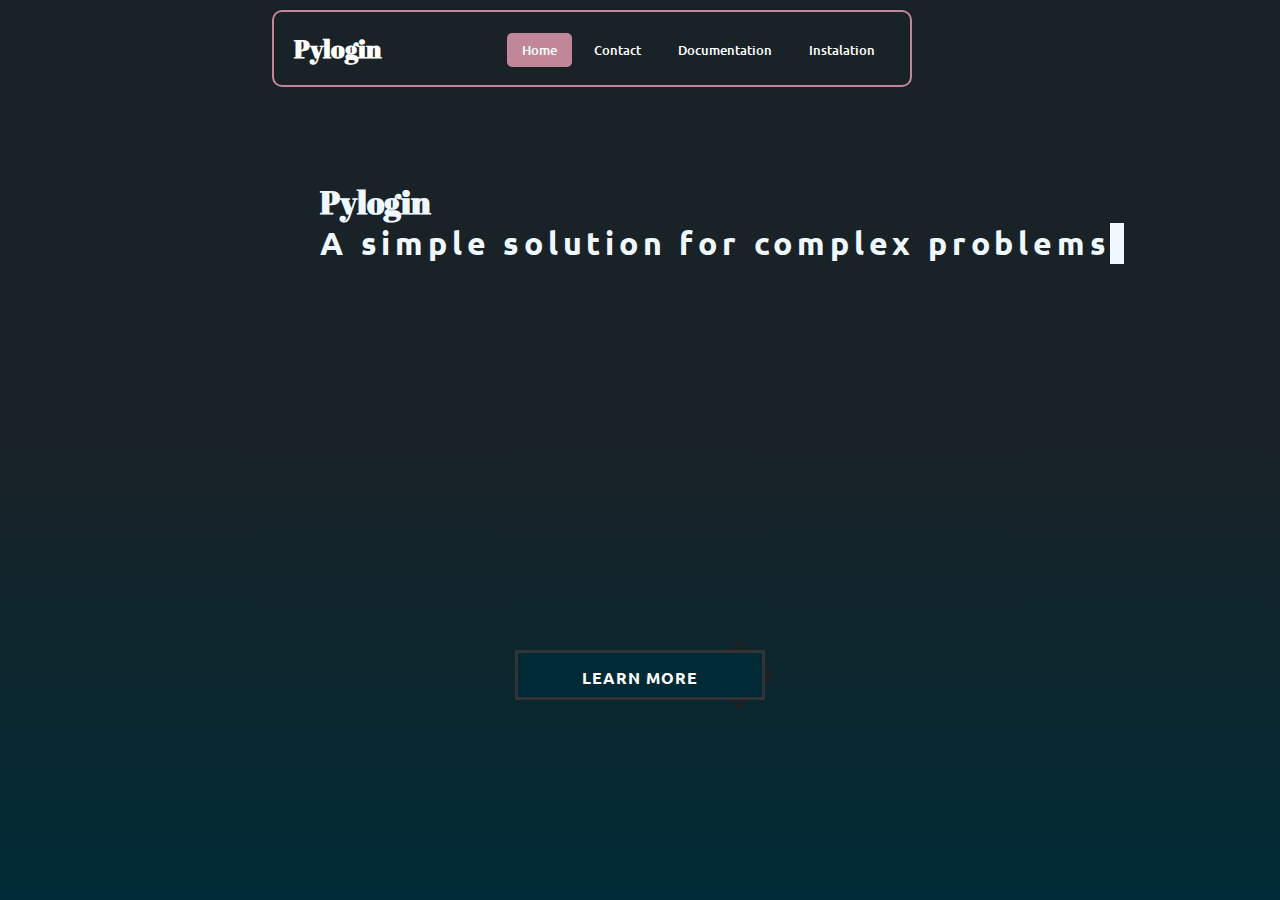
<file: index.html>
<!DOCTYPE html>
<html lang="en">

<head>
    <meta charset="UTF-8">
    <meta http-equiv="X-UA-Compatible" content="IE=edge">
    <meta name="viewport" content="width=device-width, initial-scale=1.0">
    <title>Pylogin | Home</title>
    <link rel="stylesheet" href="css/style.css">
    <link href="https://fonts.googleapis.com/css?family=Lato" rel="stylesheet">
</head>

<body>
    <nav>
        <div class="menu">
            <div class="logo">
                <a href="index.html">Pylogin</a>            </div>

            <ul>
                <li><a href="index.html" class="home">Home</li></a>
                    <li><a href="contact.html" class="con">Contact</li></a>
                        <li><a href="documentation/index-3.html" class="doc">Documentation</li></a>
                            <li><a href="documentation/index-3.html" class="in">Instalation</li></a>

            </ul>

        </div>
    </nav>
    <div class="img"></div>
    <div class="center">
    <h1 class="c-title">Pylogin</h1>    <div class="typewriter"><h1>A simple solution for complex problems</h1></div>
    </div>

    <div class="split right">
        <div class="centered">
        <div class="wrapper">
        <div class="link_wrapper">
            <a class="a" href="documentation/index-3.html">Learn more</a>
            <div class="icon">
            <svg xmlns="http://www.w3.org/2000/svg" viewBox="0 0 268.832 268.832">
                <path d="M265.17 125.577l-80-80c-4.88-4.88-12.796-4.88-17.677 0-4.882 4.882-4.882 12.796 0 17.678l58.66 58.66H12.5c-6.903 0-12.5 5.598-12.5 12.5 0 6.903 5.597 12.5 12.5 12.5h213.654l-58.66 58.662c-4.88 4.882-4.88 12.796 0 17.678 2.44 2.44 5.64 3.66 8.84 3.66s6.398-1.22 8.84-3.66l79.997-80c4.883-4.882 4.883-12.796 0-17.678z"/>
            </svg>
            </div>
        </div>
        
        </div>


        </div>
    </div>
</body>

</html>
</file>
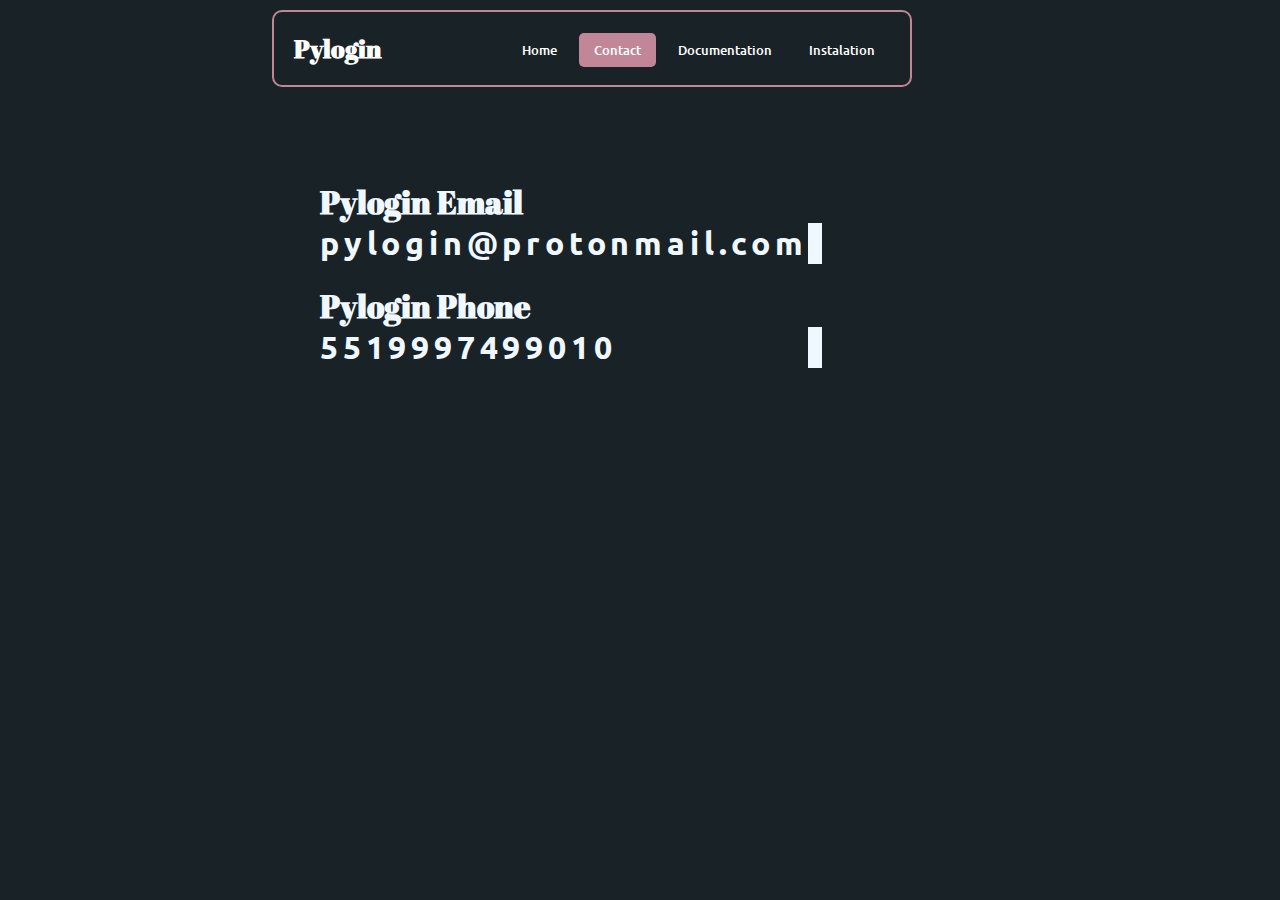
<file: contact.html>
<!DOCTYPE html>
<html lang="en">

<head>
    <meta charset="UTF-8">
    <meta http-equiv="X-UA-Compatible" content="IE=edge">
    <meta name="viewport" content="width=device-width, initial-scale=1.0">
    <title>Pylogin | Home</title>
    <link rel="stylesheet" href="css/contact.css">
    <link href="https://fonts.googleapis.com/css?family=Lato" rel="stylesheet">
</head>

<body>
    <nav>
        <div class="menu">
            <div class="logo">
                <a href="index.html">Pylogin</a>            </div>

            <ul>
                <li><a href="index.html" class="home">Home</li></a>
                    <li><a href="contact.html" class="con">Contact</li></a>
                        <li><a href="documentation/index-3.html" class="doc">Documentation</li></a>
                            <li><a href="documentation/index-3.html" class="in">Instalation</li></a>

            </ul>

        </div>
    </nav>
    <div class="img"></div>
    <div class="center">
    <h1 class="c-title">Pylogin Email</h1>    <div class="typewriter"><h1>pylogin@protonmail.com</h1></div><br>
    <h1 class="c-title">Pylogin Phone</h1>    <div class="typewriter"><h1>5519997499010 </h1></div>
    </div>
</body>

</html>
</file>
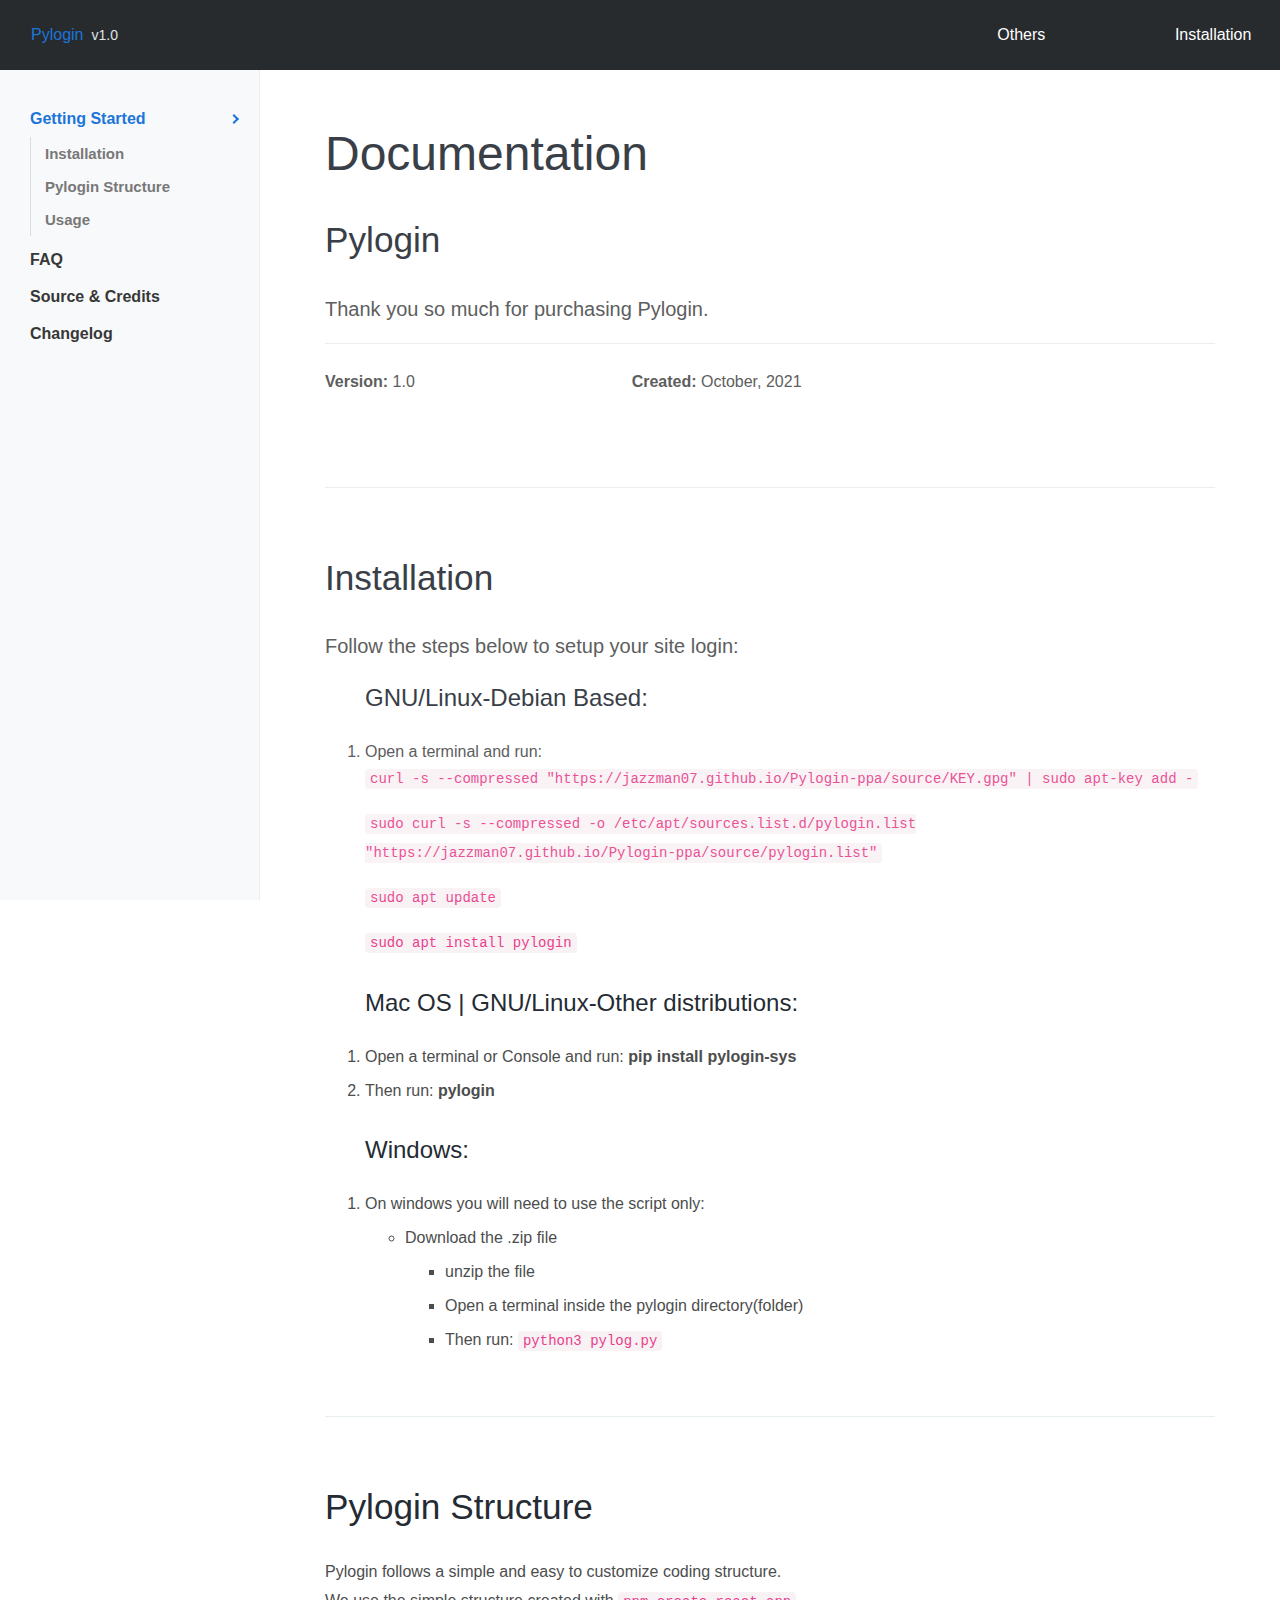
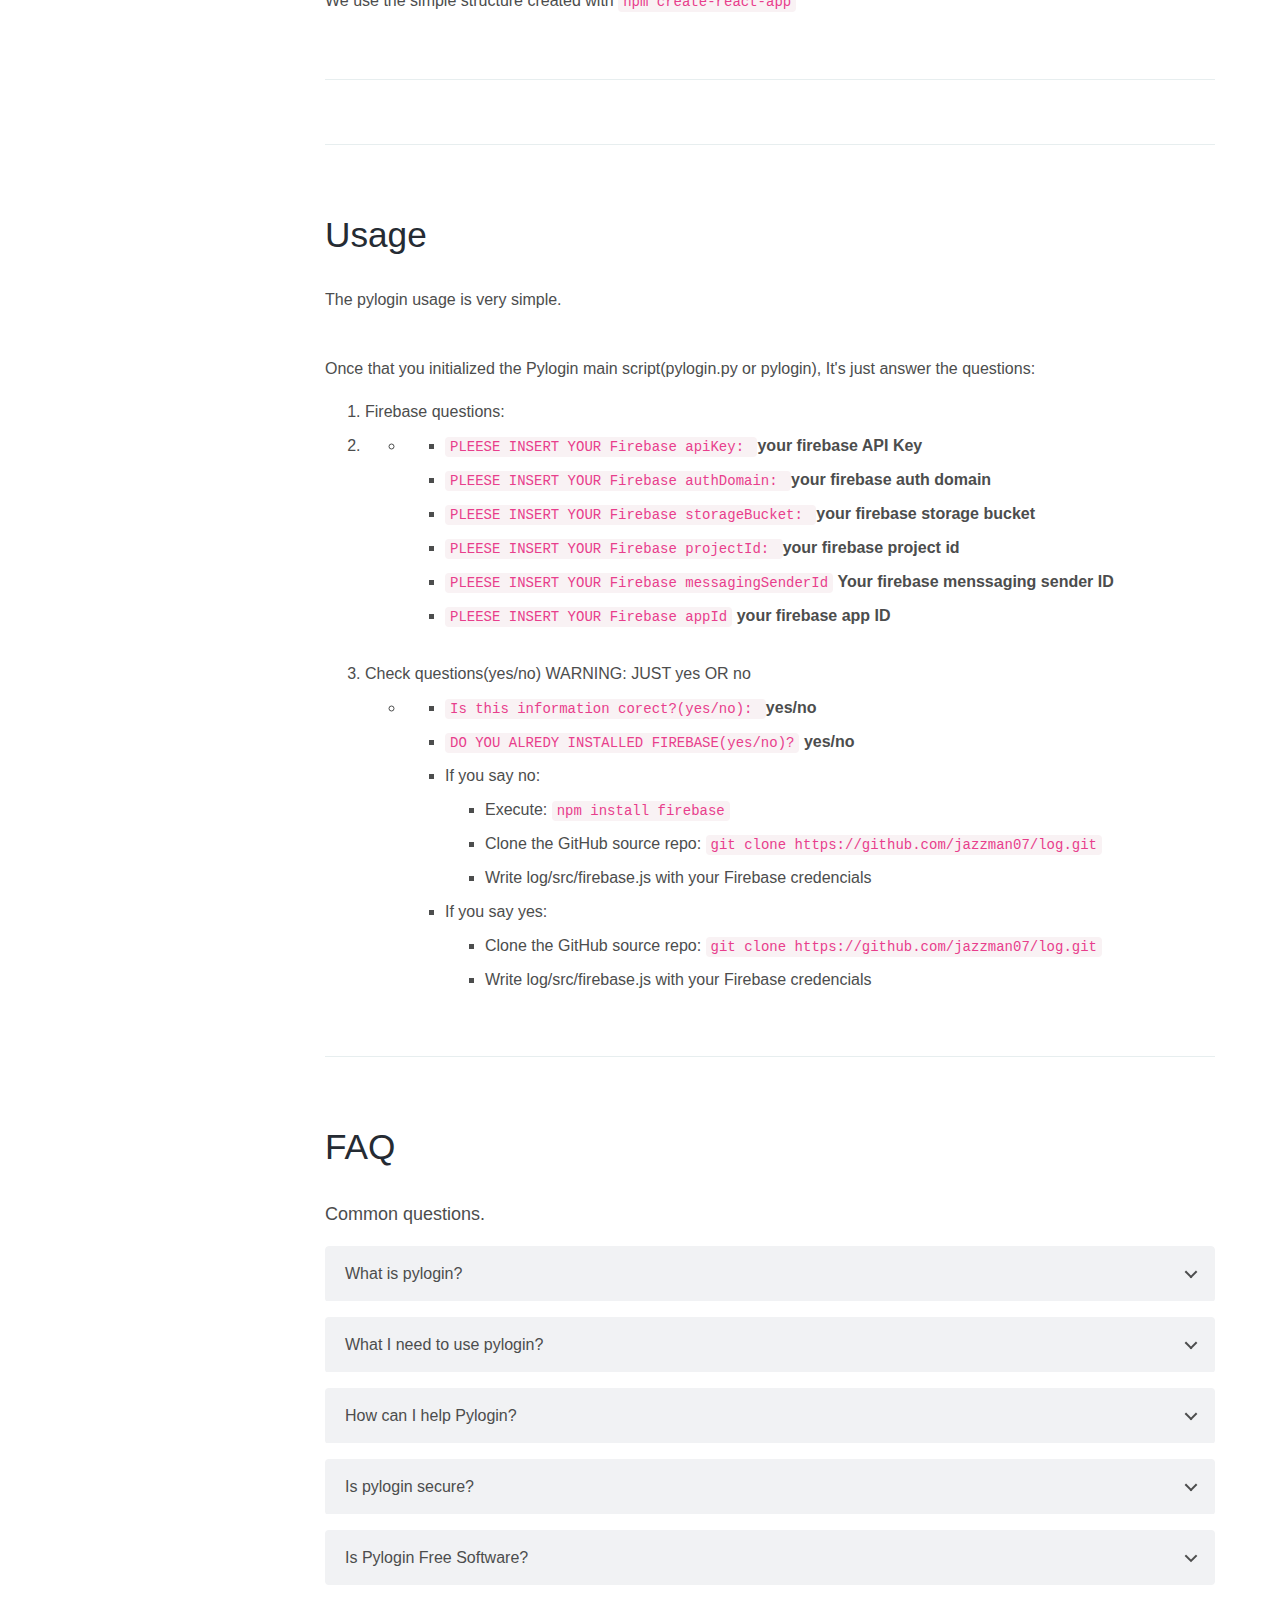
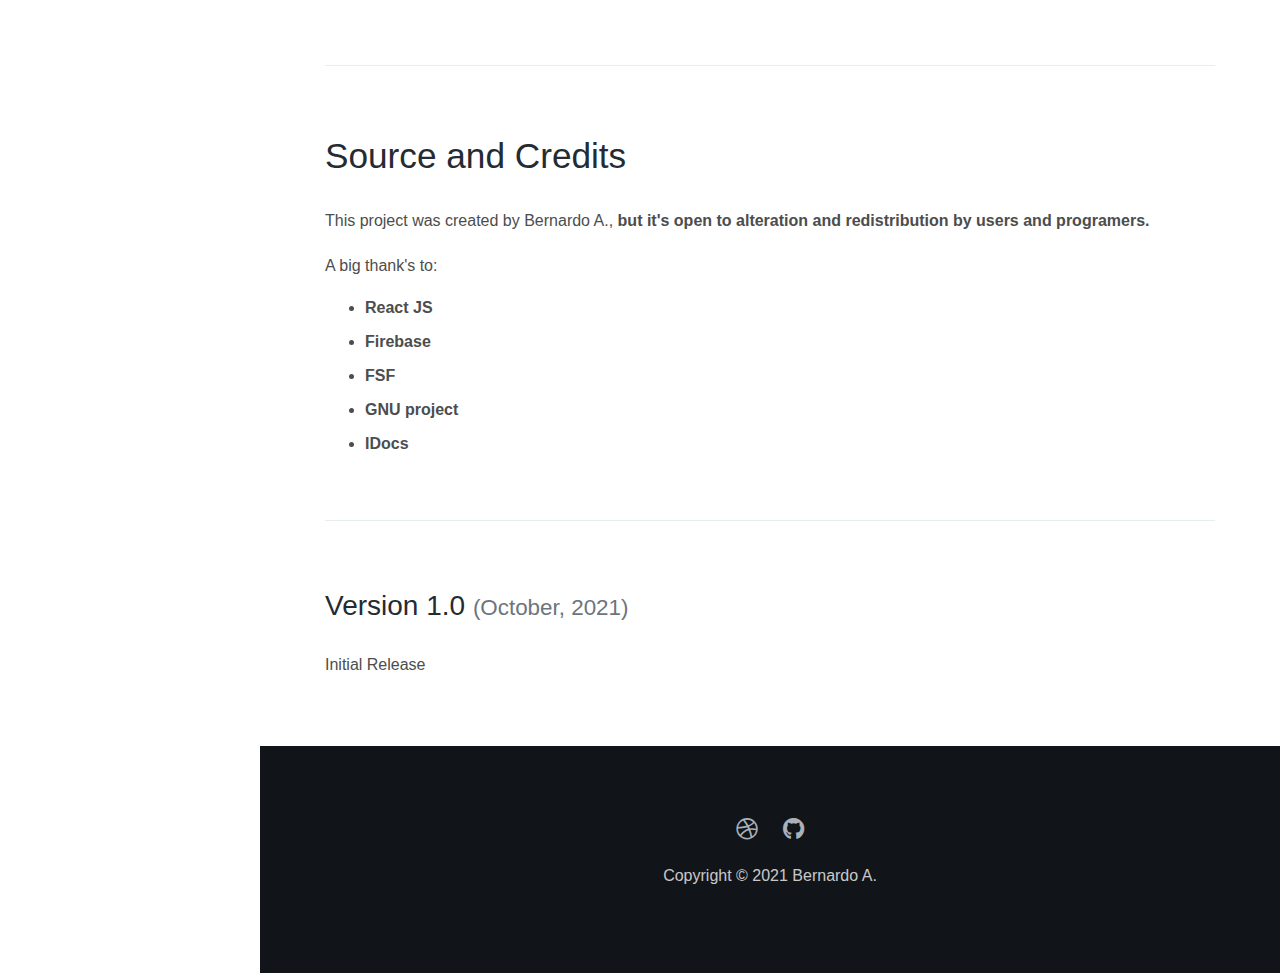
<file: documentation/index-3.html>
<!DOCTYPE html>
<html lang="en">

<head>
    <meta charset="UTF-8" />
    <meta http-equiv="X-UA-Compatible" content="IE=edge">
    <meta name="viewport" content="width=device-width, initial-scale=1, minimum-scale=1.0, shrink-to-fit=no">
    <link href="assets/images/favicon.png" rel="icon" />
    <title>Pylogin | Home</title>
    <meta name="description" content="Your ThemeForest item Name and description">
    <meta name="author" content="harnishdesign.net">

    <!-- Stylesheet
============================== -->
    <!-- Bootstrap -->
    <link rel="stylesheet" type="text/css" href="assets/vendor/bootstrap/css/bootstrap.min.css" />
    <!-- Font Awesome Icon -->
    <link rel="stylesheet" type="text/css" href="assets/vendor/font-awesome/css/all.min.css" />
    <!-- Magnific Popup -->
    <link rel="stylesheet" type="text/css" href="assets/vendor/magnific-popup/magnific-popup.min.css" />
    <!-- Highlight Syntax -->
    <link rel="stylesheet" type="text/css" href="assets/vendor/highlight.js/styles/github.css" />
    <!-- Custom Stylesheet -->
    <link rel="stylesheet" type="text/css" href="assets/css/stylesheet.css" />
</head>

<body data-spy="scroll" data-target=".idocs-navigation" data-offset="125">

    <!-- Preloader -->
    <div class="preloader">
        <div class="lds-ellipsis">
            <div></div>
            <div></div>
            <div></div>
            <div></div>
        </div>
    </div>
    <!-- Preloader End -->

    <!-- Document Wrapper   
=============================== -->
    <div id="main-wrapper">

        <!-- Header
  ============================ -->
        <header id="header" class="sticky-top">
            <!-- Navbar -->
            <nav class="primary-menu navbar navbar-expand-lg bg-dark navbar-text-light navbar-dropdown-dark border-0">
                <div class="container-fluid">
                    <!-- Sidebar Toggler -->
                    <button id="sidebarCollapse" class="navbar-toggler d-block d-md-none" type="button"><span></span><span class="w-75"></span><span class="w-50"></span></button>

                    <!-- Logo -->
                    <a class="logo ml-md-3" href="../index.html" title="Pylogin"> Pylogin </a>
                    <span class="text-2 text-light ml-2">v1.0</span>
                    <!-- Logo End -->

                    <!-- Navbar Toggler -->
                    <button class="navbar-toggler ml-auto" type="button" data-toggle="collapse" data-target="#header-nav"></button>

                    <div id="header-nav" class="collapse navbar-collapse justify-content-end">
                        <ul class="navbar-nav">
                            <li class="dropdown"> <a class="dropdown-toggle" href="#">Others</a>
                                <ul class="dropdown-menu">
                                    <li class="dropdown"><a class="dropdown-item dropdown-toggle" href="#">Contact</a>
                                        <ul class="dropdown-menu">
                                            <li><a class="dropdown-item" href="#">pylogin@protonmail.com</a></li>
                                        </ul>
                                    </li>
                                    <li><a class="dropdown-item" href="../index.html">Site</a>
                                        <li><a class="dropdown-item" href="https://github.com/jazzman07/pylogin">GitHub</li>
                                </ul>
                                </li>
                                <li><a target="_blank" href="#idocs_installation">Installation</a></li>
                                </ul>
                    </div>
                </div>
            </nav>
            <!-- Navbar End -->
        </header>
        <!-- Header End -->

        <!-- Content
  ============================ -->
        <div id="content" role="main">

            <!-- Sidebar Navigation
	============================ -->
            <div class="idocs-navigation bg-light">
                <ul class="nav flex-column ">
                    <li class="nav-item"><a class="nav-link active" href="#idocs_start">Getting Started</a>
                        <ul class="nav flex-column">
                            <li class="nav-item"><a class="nav-link" href="#idocs_installation">Installation</a></li>
                            <li class="nav-item"><a class="nav-link" href="#idocs_html_structure">Pylogin Structure</a></li>
                            <li class="nav-item"><a class="nav-link" href="#idocs_theme_customization">Usage</a></li>
                        </ul>
                    </li>
                    <ul class="nav flex-column">
                        <li class="nav-item"><a class="nav-link" href="#idocs_accordion">Accordion</a></li>
                        <li class="nav-item"><a class="nav-link" href="#idocs_tabs">Tabs</a></li>
                        <li class="nav-item"><a class="nav-link" href="#idocs_social_icon">Social Icon</a></li>
                        <li class="nav-item"><a class="nav-link" href="#idocs_helper_classes">Helper Classes</a></li>
                    </ul>
                    </li>
                    <li class="nav-item"><a class="nav-link" href="#idocs_faq">FAQ</a></li>
                    <li class="nav-item"><a class="nav-link" href="#idocs_source_credits">Source & Credits</a></li>
                    <li class="nav-item"><a class="nav-link" href="#idocs_changelog">Changelog</a>
                        <ul class="nav flex-column">
                            <li class="nav-item"><a class="nav-link" href="#v1-0">v1.0</a></li>
                        </ul>
                    </li>
                </ul>
            </div>

            <!-- Docs Content
	============================ -->
            <div class="idocs-content">
                <div class="container">

                    <!-- Getting Started
		============================ -->
                    <section id="idocs_start">
                        <h1>Documentation</h1>
                        <h2>Pylogin</h2>
                        <p class="lead">Thank you so much for purchasing Pylogin.</p>
                        <hr>
                        <div class="row">
                            <div class="col-sm-6 col-lg-4">
                                <ul class="list-unstyled">
                                    <li><strong>Version:</strong> 1.0</li>
                                </ul>
                            </div>
                            <div class="col-sm-6 col-lg-4">
                                <ul class="list-unstyled">
                                    <li><strong class="font-weight-700">Created:</strong> October, 2021</li>
                                </ul>
                            </div>
                        </div>
                    </section>

                    <hr class="divider">

                    <!-- Installation
		============================ -->
                    <section id="idocs_installation">
                        <h2>Installation</h2>
                        <p class="lead">Follow the steps below to setup your site login:</p>
			 
			<ol>
			    <h4>GNU/Linux-Debian Based:</h4>
                            <li>Open a terminal and run:
			    <p><code>curl -s --compressed "https://jazzman07.github.io/Pylogin-ppa/source/KEY.gpg" | sudo apt-key add -</code></p>
		            <p><code>sudo curl -s --compressed -o /etc/apt/sources.list.d/pylogin.list "https://jazzman07.github.io/Pylogin-ppa/source/pylogin.list"</code></p>
			    <p><code>sudo apt update</code></p>
			    <p><code>sudo apt install pylogin</code></p></li>
			 </ol>
			    
                        <ol>
			    <h4>Mac OS | GNU/Linux-Other distributions:</h4>
                            <li>Open a terminal or Console and run: <strong>pip install pylogin-sys</strong></li>
                            </li>
                            <li>Then run: <strong>pylogin</strong></li>
                        </ol>
			
			<ol>
			    <h4>Windows:</h4>
			        <li>On windows you will need to use the script only:
                                <ul>
                                    <li>Download the .zip file
                                        <ul>
                                            <li>unzip the file</li>
                                            <li>Open a terminal inside the pylogin directory(folder)</li>
                                            <li>Then run: <code>python3 pylog.py</code></li>
                                        </ul>
                                    </li>
			</ol>
			

                    </section>

                    <hr class="divider">

                    <!-- HTML Structure
		============================ -->
                    <section id="idocs_html_structure">
                        <h2>Pylogin Structure</h2>
                        <p>Pylogin follows a simple and easy to customize coding structure.<br> We use the simple structure created with <code>npm create-react-app</code> </p>
                    </section>

                    <hr class="divider">


                    <hr class="divider">

                    <!-- Customization
		============================ -->
                    <section id="idocs_theme_customization">
                        <h2>Usage</h2>
                        <p>The pylogin usage is very simple.</p>
                        <br>
                        <p>Once that you initialized the Pylogin main script(pylogin.py or pylogin), It's just answer the questions: </p>

                        <ol>
                            <li>Firebase questions: </li>
                            <li>
                                <ul>
                                    <li>
                                        <ul>
                                            <li><code>PLEESE INSERT YOUR Firebase apiKey: </code> <strong>your firebase API Key</strong></li>
                                            <li><code>PLEESE INSERT YOUR Firebase authDomain: </code> <strong>your firebase auth domain</strong></li>
                                            <li><code>PLEESE INSERT YOUR Firebase storageBucket: </code> <strong>your firebase storage bucket</strong></li>
                                            <li><code>PLEESE INSERT YOUR Firebase projectId: </code> <strong>your firebase project id</strong></li>
                                            <li><code>PLEESE INSERT YOUR Firebase messagingSenderId</code> <strong>Your firebase menssaging sender ID</strong></li>
                                            <li><code>PLEESE INSERT YOUR Firebase appId</code> <strong>your firebase app ID</strong></li>
                                        </ul>
                                    </li>
                                </ul>
                                <br>
                                <li>Check questions(yes/no) WARNING: JUST yes OR no</li>
                                <ul>
                                    <li>
                                        <ul>
                                            <li><code>Is this information corect?(yes/no): </code> <strong> yes/no</strong></li>
                                            <li><code>DO YOU ALREDY INSTALLED FIREBASE(yes/no)?</code> <strong>yes/no</strong></li>
                                            <li>If you say no:</li>
                                            <ul>
                                                <li>Execute: <code>npm install firebase</code></li>
                                                <li>Clone the GitHub source repo: <code>git clone https://github.com/jazzman07/log.git</code></li>
                                                <li>Write log/src/firebase.js with your Firebase credencials</li>
                                            </ul>

                                            <li>If you say yes:</li>
                                            <ul>
                                                <li>Clone the GitHub source repo: <code>git clone https://github.com/jazzman07/log.git</code></li>
                                                <li>Write log/src/firebase.js with your Firebase credencials</li>
                                            </ul>
                                        </ul>


                                    </li>


                                </ul>
                        </ol>


                    </section>

                    <hr class="divider">



                    <!-- FAQ
		============================ -->
                    <section id="idocs_faq">
                        <h2>FAQ</h2>
                        <p class="text-4">Common questions.</p>

                        <div class="row">
                            <div class="col-lg-12">
                                <div class="accordion accordion-alterate arrow-right" id="popularTopics">
                                    <div class="card">
                                        <div class="card-header" id="heading1">
                                            <h5 class="mb-0"> <a href="#" class="collapsed" data-toggle="collapse" data-target="#collapse1" aria-expanded="false" aria-controls="collapse1">What is pylogin?</a> </h5>
                                        </div>
                                        <div id="collapse1" class="collapse" aria-labelledby="heading1" data-parent="#popularTopics">
                                            <div class="card-body"> Pylogin is the universal login system, made to be simple and easy.</div>
                                        </div>
                                    </div>
                                    <div class="card">
                                        <div class="card-header" id="heading2">
                                            <h5 class="mb-0"> <a href="#" class="collapsed" data-toggle="collapse" data-target="#collapse2" aria-expanded="false" aria-controls="collapse2">What I need to use pylogin?</a> </h5>
                                        </div>
                                        <div id="collapse2" class="collapse" aria-labelledby="heading2" data-parent="#popularTopics">
                                            <div class="card-body"> To use Pylogin you just need <code>npm, pip</code> and <code>Firebase</code>. If you dont have pip or Firebase, be calm, Pylogin can install Firabese for you, and you can run Pylogin without pip.</div>
                                        </div>
                                    </div>
                                    <div class="card">
                                        <div class="card-header" id="heading3">
                                            <h5 class="mb-0"> <a href="#" class="collapsed" data-toggle="collapse" data-target="#collapse3" aria-expanded="false" aria-controls="collapse3">How can I help Pylogin?</a> </h5>
                                        </div>
                                        <div id="collapse3" class="collapse" aria-labelledby="heading3" data-parent="#popularTopics">
                                            <div class="card-body"> You can help Pylogin reporting bugs, improving the source or the initilization script, and sharing Pylogin with other people</div>
                                        </div>
                                    </div>
                                    <div class="card">
                                        <div class="card-header" id="heading4">
                                            <h5 class="mb-0"> <a href="#" class="collapsed" data-toggle="collapse" data-target="#collapse4" aria-expanded="false" aria-controls="collapse4">Is pylogin secure?</a> </h5>
                                        </div>
                                        <div id="collapse4" class="collapse" aria-labelledby="heading4" data-parent="#popularTopics">
                                            <div class="card-body"> All the safety in Pylogin is made by Firebase(a google service). <br> Know more on: https://firebase.google.com/
                                            </div>
                                        </div>
                                    </div>
                                    <div class="card">
                                        <div class="card-header" id="heading5">
                                            <h5 class="mb-0"> <a href="#" class="collapsed" data-toggle="collapse" data-target="#collapse5" aria-expanded="false" aria-controls="collapse5">Is Pylogin Free Software?</a> </h5>
                                        </div>
                                        <div id="collapse5" class="collapse" aria-labelledby="heading5" data-parent="#popularTopics">
                                            <div class="card-body">Yes! Pylogin is 100% free software, and licensed under GPLv3.</div>
                                        </div>
                                    </div>
                                </div>
                            </div>
                        </div>

                    </section>

                    <hr class="divider">

                    <!-- Source & Credits
		============================ -->
                    <section id="idocs_source_credits">
                        <h2>Source and Credits</h2>
                        <p>This project was created by Bernardo A., <strong>but it's open to alteration and redistribution by users and programers.</strong> </p>
                        <p>A big thank's to:</p>
                        <ul><strong>
                            <li>React JS</li>
                            <li>Firebase</li>
                            <li>FSF</li>
                            <li>GNU project</li>
                            <li>IDocs</li>
                        </ul></strong>
                    </section>

                    <hr class="divider">



                    <!-- Changelog
		============================ -->
		  
		    <section id="idocs_changelog">
                    	<h3 id="v1-0">Version 1.0 <small class="text-muted">(October, 2021)</small></h3>
                    	<p>Initial Release</p>
                    </section>

                </div>
            </div>

        </div>
        <!-- Content end -->

        <!-- Footer
  ============================ -->
        <footer id="footer" class="section bg-dark footer-text-light">
            <div class="container">
                <ul class="social-icons social-icons-lg social-icons-muted justify-content-center mb-3">
                    <li><a data-toggle="tooltip" href="../index.html" target="_blank" title="" data-original-title="Site"><i class="fab fa-dribbble"></i></a></li>
                    <li><a data-toggle="tooltip" href="http://www.github.com/jazzman07/pylogin" target="_blank" title="" data-original-title="GitHub"><i class="fab fa-github"></i></a></li>
                </ul>
                <p class="text-center">Copyright &copy; 2021 Bernardo A.</a>
                </p>
            </div>
        </footer>
        <!-- Footer end -->

    </div>
    <!-- Document Wrapper end -->

    <!-- Back To Top -->
    <a id="back-to-top" data-toggle="tooltip" title="Back to Top" href="javascript:void(0)"><i class="fa fa-chevron-up"></i></a>

    <!-- JavaScript
============================ -->
    <script src="assets/vendor/jquery/jquery.min.js"></script>
    <script src="assets/vendor/bootstrap/js/bootstrap.bundle.min.js"></script>
    <!-- Highlight JS -->
    <script src="assets/vendor/highlight.js/highlight.min.js"></script>
    <!-- Easing -->
    <script src="assets/vendor/jquery.easing/jquery.easing.min.js"></script>
    <!-- Magnific Popup -->
    <script src="assets/vendor/magnific-popup/jquery.magnific-popup.min.js"></script>
    <!-- Custom Script -->
    <script src="assets/js/theme.js"></script>
</body>

</html>
</file>
<file: css/style.css>
@import url('https://fonts.googleapis.com/css2?family=Montserrat:wght@200;300&family=Ubuntu&display=swap');
@import url('https://fonts.googleapis.com/css2?family=Roboto+Mono&display=swap');
@import url('https://fonts.googleapis.com/css2?family=Abril+Fatface&display=swap');

* {
    margin: 0;
    padding: 0;
    box-sizing: border-box;
    font-family: 'Ubuntu', sans-serif;
    background: #182227;
}




nav {
    margin: 10px;
    border: 2px solid #FFABC2bb;
    border-radius: 10px;
    background: #182227;
    width: 50%;
    padding: 20px 0;
    max-width: 59%;
    position: absolute;
    top: 0%;
    right: 28%;
}

nav .menu {
    max-width: 1250px;
    margin: auto;
    display: flex;
    align-items: center;
    justify-content: space-between;
    padding: 0 20px;
}

.menu .logo a {
    text-decoration: none;
    color: #fff;
    font-size: 25px;
    font-weight: 600;
    justify-content: space-between;
    font-family: 'Abril Fatface', cursive;
}

.menu ul {
    display: inline-flex;
}

.menu ul li {
    list-style: none;
    margin-left: 7px;
}

.menu ul li a {
    text-decoration: none;
    color: #fff;
    font-size: 13px;
    font-weight: 500;
    padding: 8px 15px;
    border-radius: 5px;
}

.menu ul li a:hover {
    background: #FFABC2bb;
    color: #000;
    transition: all .5s ease;
    -webkit-transition: all .5s ease;
}

.img {
    background: #182227;
    height: 100vh;
    width: 100%;
}

.center {
    position: absolute;
    top: 20%;
    left: 25%;
}

.center .c-title {
    color: aliceblue;
    font-family: 'Abril Fatface', cursive;


}

.center .typewriter {
    color: aliceblue;
}

.home {
    background: #FFABC2bb;
}







.split {
    height: 50%;
    width: 100%;
    position: fixed;
    z-index: 1;
    top: 50%;
    overflow-x: hidden;
    padding-top: 20px;
  }
  
  /* Control the left side */
  .left {
    left: 0;

  }
  
  /* Control the right side */
  .right {
    right: 0;
    background: linear-gradient(to top, #002b36 , #182227);
  }
  
  /* If you want the content centered horizontally and vertically */
  .centered {
    position: absolute;
    top: 50%;
    left: 50%;
    transform: translate(-50%, -50%);
    text-align: center;
  }


  

  .wrapper{
    position: fixed;
    top: 50%;
    left: 50%;
    transform: translate(-50%, -50%);
  }
  
  .link_wrapper{
    position: relative;
  }
  
  .a{
    display: block;
    width: 250px;
    height: 50px;
    line-height: 50px;
    font-weight: bold;
    text-decoration: none;
    background: #002b36;
    text-align: center;
    color: #fff;
    text-transform: uppercase;
    letter-spacing: 1px;
    border: 3px solid #333;
    transition: all .35s;
  }
  
  .icon{
    width: 50px;
    height: 50px;
    border: 3px solid transparent;
    position: absolute;
    transform: rotate(45deg);
    right: 0;
    top: 0;
    z-index: -1;
    transition: all .35s;
  }
  
  .icon svg{
    width: 30px;
    position: absolute;
    top: calc(50% - 15px);
    left: calc(50% - 15px);
    transform: rotate(-45deg);
    fill: #2ecc71;
    transition: all .35s;
  }
  
  .a:hover{
    width: 200px;
    border: 3px solid #2ecc71;
    background: transparent;
    color: #2ecc71;
  }
  
  .a:hover + .icon{
    border: 3px solid #2ecc71;
    right: -25%;
  }



.typewriter h1 {
    overflow: hidden; /* Ensures the content is not revealed until the animation */
    border-right: .45em solid aliceblue; /* The typwriter cursor */
    white-space: nowrap; /* Keeps the content on a single line */
    margin: 0 auto; /* Gives that scrolling effect as the typing happens */
    letter-spacing: .15em; /* Adjust as needed */
    animation: 
      typing 3.5s steps(40, end),
      blink-caret .75s step-end infinite;
  }
  
  /* The typing effect */
  @keyframes typing {
    from { width: 0 }
    to { width: 100% }
  }
  
  /* The typewriter cursor effect */
  @keyframes blink-caret {
    from, to { border-color: transparent }
    50% { border-color: aliceblue; }
  }
</file>
<file: css/contact.css>
@import url('https://fonts.googleapis.com/css2?family=Montserrat:wght@200;300&family=Ubuntu&display=swap');
@import url('https://fonts.googleapis.com/css2?family=Roboto+Mono&display=swap');
@import url('https://fonts.googleapis.com/css2?family=Abril+Fatface&display=swap');

* {
    margin: 0;
    padding: 0;
    box-sizing: border-box;
    font-family: 'Ubuntu', sans-serif;
    background: #182227;
}




nav {
    margin: 10px;
    border: 2px solid #FFABC2bb;
    border-radius: 10px;
    background: #182227;
    width: 50%;
    padding: 20px 0;
    max-width: 59%;
    position: absolute;
    top: 0%;
    right: 28%;
}

nav .menu {
    max-width: 1250px;
    margin: auto;
    display: flex;
    align-items: center;
    justify-content: space-between;
    padding: 0 20px;
}

.menu .logo a {
    text-decoration: none;
    color: #fff;
    font-size: 25px;
    font-weight: 600;
    justify-content: space-between;
    font-family: 'Abril Fatface', cursive;
}

.menu ul {
    display: inline-flex;
}

.menu ul li {
    list-style: none;
    margin-left: 7px;
}

.menu ul li a {
    text-decoration: none;
    color: #fff;
    font-size: 13px;
    font-weight: 500;
    padding: 8px 15px;
    border-radius: 5px;
}

.menu ul li a:hover {
    background: #FFABC2bb;
    color: #000;
    transition: all .5s ease;
    -webkit-transition: all .5s ease;
}

.img {
    background: #182227;
    height: 100vh;
    width: 100%;
}

.center {
    position: absolute;
    top: 20%;
    left: 25%;
}

.center .c-title {
    color: aliceblue;
    font-family: 'Abril Fatface', cursive;


}

.center .typewriter {
    color: aliceblue;
}

.con {
    background: #FFABC2bb;
}





.split {
    height: 50%;
    width: 100%;
    position: fixed;
    z-index: 1;
    top: 50%;
    overflow-x: hidden;
    padding-top: 20px;
  }
  
  /* Control the left side */
  .left {
    left: 0;

  }
  
  /* Control the right side */
  .right {
    right: 0;
    background: linear-gradient(to top, #002b36 , #182227);
  }
  
  /* If you want the content centered horizontally and vertically */
  .centered {
    position: absolute;
    top: 50%;
    left: 50%;
    transform: translate(-50%, -50%);
    text-align: center;
  }


  

  .wrapper{
    position: fixed;
    top: 50%;
    left: 50%;
    transform: translate(-50%, -50%);
  }
  
  .link_wrapper{
    position: relative;
  }
  
  .a{
    display: block;
    width: 250px;
    height: 50px;
    line-height: 50px;
    font-weight: bold;
    text-decoration: none;
    background: #002b36;
    text-align: center;
    color: #fff;
    text-transform: uppercase;
    letter-spacing: 1px;
    border: 3px solid #333;
    transition: all .35s;
  }
  
  .icon{
    width: 50px;
    height: 50px;
    border: 3px solid transparent;
    position: absolute;
    transform: rotate(45deg);
    right: 0;
    top: 0;
    z-index: -1;
    transition: all .35s;
  }
  
  .icon svg{
    width: 30px;
    position: absolute;
    top: calc(50% - 15px);
    left: calc(50% - 15px);
    transform: rotate(-45deg);
    fill: #2ecc71;
    transition: all .35s;
  }
  
  .a:hover{
    width: 200px;
    border: 3px solid #2ecc71;
    background: transparent;
    color: #2ecc71;
  }
  
  .a:hover + .icon{
    border: 3px solid #2ecc71;
    right: -25%;
  }



.typewriter h1 {
    overflow: hidden; /* Ensures the content is not revealed until the animation */
    border-right: .45em solid aliceblue; /* The typwriter cursor */
    white-space: nowrap; /* Keeps the content on a single line */
    margin: 0 auto; /* Gives that scrolling effect as the typing happens */
    letter-spacing: .15em; /* Adjust as needed */
    animation: 
      typing 3.5s steps(40, end),
      blink-caret .75s step-end infinite;
  }
  
  /* The typing effect */
  @keyframes typing {
    from { width: 0 }
    to { width: 100% }
  }
  
  /* The typewriter cursor effect */
  @keyframes blink-caret {
    from, to { border-color: transparent }
    50% { border-color: aliceblue; }
  }
</file>
<file: documentation/assets/vendor/highlight.js/styles/github.css>
/*

github.com style (c) Vasily Polovnyov <vast@whiteants.net>

*/

.hljs {
  display: block;
  overflow-x: auto;
  padding: 0.5em;
  color: #333;
  background: #f8f8f8;
}

.hljs-comment,
.hljs-quote {
  color: #998;
  font-style: italic;
}

.hljs-keyword,
.hljs-selector-tag,
.hljs-subst {
  color: #333;
  font-weight: bold;
}

.hljs-number,
.hljs-literal,
.hljs-variable,
.hljs-template-variable,
.hljs-tag .hljs-attr {
  color: #008080;
}

.hljs-string,
.hljs-doctag {
  color: #d14;
}

.hljs-title,
.hljs-section,
.hljs-selector-id {
  color: #900;
  font-weight: bold;
}

.hljs-subst {
  font-weight: normal;
}

.hljs-type,
.hljs-class .hljs-title {
  color: #458;
  font-weight: bold;
}

.hljs-tag,
.hljs-name,
.hljs-attribute {
  color: #000080;
  font-weight: normal;
}

.hljs-regexp,
.hljs-link {
  color: #009926;
}

.hljs-symbol,
.hljs-bullet {
  color: #990073;
}

.hljs-built_in,
.hljs-builtin-name {
  color: #0086b3;
}

.hljs-meta {
  color: #999;
  font-weight: bold;
}

.hljs-deletion {
  background: #fdd;
}

.hljs-addition {
  background: #dfd;
}

.hljs-emphasis {
  font-style: italic;
}

.hljs-strong {
  font-weight: bold;
}
</file>
<file: documentation/assets/css/stylesheet.css>
/*===========================================================

   Template Name: iDocs - One Page Documentation HTML Template
   Author: Harnish Design
   Template URL: http://demo.harnishdesign.net/html/idocs
   Author URL: https://themeforest.net/user/harnishdesign
   File Description : Main css file of the template
	
=================================================
  Table of Contents
=================================================

	1. Basic
	2. Helpers Classes
	3. Layouts
		3.1 Side Navigation
		3.2 Docs Content
		3.3 Section Divider
	4. Header
		4.1 Main Navigation
	5 Elements
		5.1 List Style
		5.2 Changelog
		5.3 Accordion & Toggle
		5.4 Nav
		5.5 Tabs
		5.6 Popup Img
		5.7 Featured Box
	6 Footer
		6.1 Social Icons
		6.2 Back to Top
	7 Extra

=======================================================*/


/* =================================== */


/*  1. Basic Style 
/* =================================== */

body,
html {
    height: 100%;
}

body {
    background: #dddddd;
    color: #4c4d4d;
}


/*-------- Preloader --------*/

.preloader {
    position: fixed;
    width: 100%;
    height: 100%;
    z-index: 999999999 !important;
    background-color: #fff;
    top: 0;
    left: 0;
    right: 0;
    bottom: 0;
}

.preloader .lds-ellipsis {
    display: inline-block;
    position: absolute;
    width: 80px;
    height: 80px;
    margin-top: -40px;
    margin-left: -40px;
    top: 50%;
    left: 50%;
}

.preloader .lds-ellipsis div {
    position: absolute;
    top: 33px;
    width: 13px;
    height: 13px;
    border-radius: 50%;
    background: #000;
    animation-timing-function: cubic-bezier(0, 1, 1, 0);
}

.preloader .lds-ellipsis div:nth-child(1) {
    left: 8px;
    animation: lds-ellipsis1 0.6s infinite;
}

.preloader .lds-ellipsis div:nth-child(2) {
    left: 8px;
    animation: lds-ellipsis2 0.6s infinite;
}

.preloader .lds-ellipsis div:nth-child(3) {
    left: 32px;
    animation: lds-ellipsis2 0.6s infinite;
}

.preloader .lds-ellipsis div:nth-child(4) {
    left: 56px;
    animation: lds-ellipsis3 0.6s infinite;
}

@keyframes lds-ellipsis1 {
    0% {
        transform: scale(0);
    }
    100% {
        transform: scale(1);
    }
}

@keyframes lds-ellipsis3 {
    0% {
        transform: scale(1);
    }
    100% {
        transform: scale(0);
    }
}

@keyframes lds-ellipsis2 {
    0% {
        transform: translate(0, 0);
    }
    100% {
        transform: translate(24px, 0);
    }
}


/*--- Preloader Magnific Popup ----*/

.mfp-container .preloader {
    background: transparent;
}

.mfp-container .preloader .lds-ellipsis div {
    background: #fff;
}

::selection {
    background: #0366d6;
    color: #fff;
    text-shadow: none;
}

code {
    padding: 2px 5px;
    background-color: #f9f2f4;
    border-radius: 4px;
}

form {
    padding: 0;
    margin: 0;
    display: inline;
}

img {
    vertical-align: inherit;
}

a,
a:focus {
    color: #0366d6;
    -webkit-transition: all 0.2s ease;
    transition: all 0.2s ease;
}

a:hover,
a:active {
    color: #0355b3;
    -webkit-transition: all 0.2s ease;
    transition: all 0.2s ease;
}

a:focus,
a:active,
.btn.active.focus,
.btn.active:focus,
.btn.focus,
.btn:active.focus,
.btn:active:focus,
.btn:focus,
button:focus,
button:active {
    outline: none;
}

p {
    line-height: 1.8;
}

blockquote {
    border-left: 5px solid #eee;
    padding: 10px 20px;
}

iframe {
    border: 0 !important;
}

h1,
h2,
h3,
h4,
h5,
h6 {
    color: #252b33;
    line-height: 1.5;
    margin: 0 0 1.5rem 0;
    font-family: Roboto, sans-serif;
}

h1 {
    font-size: 3rem;
}

h2 {
    font-size: 2.2rem;
}

dl,
ol,
ul,
pre,
blockquote,
.table {
    margin-bottom: 1.8rem;
}


/*=== Highlight Js ===*/

.hljs {
    padding: 1.5rem;
}


/* =================================== */


/*  2. Helpers Classes
/* =================================== */


/* Box Shadow */

.shadow-md {
    -webkit-box-shadow: 0px 0px 50px -35px rgba(0, 0, 0, 0.4) !important;
    box-shadow: 0px 0px 50px -35px rgba(0, 0, 0, 0.4) !important;
}


/* Border Radius */

.rounded-lg {
    border-radius: 0.6rem !important;
}

.rounded-top-0 {
    border-top-left-radius: 0px !important;
    border-top-right-radius: 0px !important;
}

.rounded-bottom-0 {
    border-bottom-left-radius: 0px !important;
    border-bottom-right-radius: 0px !important;
}

.rounded-left-0 {
    border-top-left-radius: 0px !important;
    border-bottom-left-radius: 0px !important;
}

.rounded-right-0 {
    border-top-right-radius: 0px !important;
    border-bottom-right-radius: 0px !important;
}


/* Border Size */

.border-1 {
    border-width: 1px !important;
}

.border-2 {
    border-width: 2px !important;
}

.border-3 {
    border-width: 3px !important;
}

.border-4 {
    border-width: 4px !important;
}

.border-5 {
    border-width: 5px !important;
}


/* Text Size */

.text-0 {
    font-size: 11px !important;
    font-size: 0.6875rem !important;
}

.text-1 {
    font-size: 12px !important;
    font-size: 0.75rem !important;
}

.text-2 {
    font-size: 14px !important;
    font-size: 0.875rem !important;
}

.text-3 {
    font-size: 16px !important;
    font-size: 1rem !important;
}

.text-4 {
    font-size: 18px !important;
    font-size: 1.125rem !important;
}

.text-5 {
    font-size: 21px !important;
    font-size: 1.3125rem !important;
}

.text-6 {
    font-size: 24px !important;
    font-size: 1.50rem !important;
}

.text-7 {
    font-size: 28px !important;
    font-size: 1.75rem !important;
}

.text-8 {
    font-size: 32px !important;
    font-size: 2rem !important;
}

.text-9 {
    font-size: 36px !important;
    font-size: 2.25rem !important;
}

.text-10 {
    font-size: 40px !important;
    font-size: 2.50rem !important;
}

.text-11 {
    font-size: 2.75rem !important;
}

@media (max-width: 992px) {
    .text-11 {
        font-size: calc(1.4rem + 2.1774193548vw) !important;
    }
}

.text-12 {
    font-size: 3rem !important;
}

@media (max-width: 992px) {
    .text-12 {
        font-size: calc(1.425rem + 2.5403225806vw) !important;
    }
}

.text-13 {
    font-size: 3.25rem !important;
}

@media (max-width: 992px) {
    .text-13 {
        font-size: calc(1.45rem + 2.9032258065vw) !important;
    }
}

.text-14 {
    font-size: 3.5rem !important;
}

@media (max-width: 992px) {
    .text-14 {
        font-size: calc(1.475rem + 3.2661290323vw) !important;
    }
}

.text-15 {
    font-size: 3.75rem !important;
}

@media (max-width: 992px) {
    .text-15 {
        font-size: calc(1.5rem + 3.6290322581vw) !important;
    }
}

.text-16 {
    font-size: 4rem !important;
}

@media (max-width: 992px) {
    .text-16 {
        font-size: calc(1.525rem + 3.9919354839vw) !important;
    }
}

.text-17 {
    font-size: 4.5rem !important;
}

@media (max-width: 992px) {
    .text-17 {
        font-size: calc(1.575rem + 4.7177419355vw) !important;
    }
}

.text-18 {
    font-size: 5rem !important;
}

@media (max-width: 992px) {
    .text-18 {
        font-size: calc(1.625rem + 5.4435483871vw) !important;
    }
}

.text-19 {
    font-size: 5.25rem !important;
}

@media (max-width: 992px) {
    .text-19 {
        font-size: calc(1.65rem + 5.8064516129vw) !important;
    }
}

.text-20 {
    font-size: 5.75rem !important;
}

@media (max-width: 992px) {
    .text-20 {
        font-size: calc(1.7rem + 6.5322580645vw) !important;
    }
}

.text-21 {
    font-size: 6.5rem !important;
}

@media (max-width: 992px) {
    .text-21 {
        font-size: calc(1.775rem + 7.6209677419vw) !important;
    }
}

.text-22 {
    font-size: 7rem !important;
}

@media (max-width: 992px) {
    .text-22 {
        font-size: calc(1.825rem + 8.3467741935vw) !important;
    }
}

.text-23 {
    font-size: 7.75rem !important;
}

@media (max-width: 992px) {
    .text-23 {
        font-size: calc(1.9rem + 9.435483871vw) !important;
    }
}

.text-24 {
    font-size: 8.25rem !important;
}

@media (max-width: 992px) {
    .text-24 {
        font-size: calc(1.95rem + 10.1612903226vw) !important;
    }
}

.text-25 {
    font-size: 9rem !important;
}

@media (max-width: 992px) {
    .text-25 {
        font-size: calc(2.025rem + 11.25vw) !important;
    }
}

.text-11,
.text-12,
.text-13,
.text-14,
.text-15,
.text-16,
.text-17,
.text-18,
.text-19,
.text-20,
.text-21,
.text-22,
.text-23,
.text-24,
.text-25 {
    line-height: 1.3;
}


/* Line height */

.line-height-07 {
    line-height: 0.7 !important;
}

.line-height-1 {
    line-height: 1 !important;
}

.line-height-2 {
    line-height: 1.2 !important;
}

.line-height-3 {
    line-height: 1.4 !important;
}

.line-height-4 {
    line-height: 1.6 !important;
}

.line-height-5 {
    line-height: 1.8 !important;
}


/* Font Weight */

.font-weight-100 {
    font-weight: 100 !important;
}

.font-weight-200 {
    font-weight: 200 !important;
}

.font-weight-300 {
    font-weight: 300 !important;
}

.font-weight-400 {
    font-weight: 400 !important;
}

.font-weight-500 {
    font-weight: 500 !important;
}

.font-weight-600 {
    font-weight: 600 !important;
}

.font-weight-700 {
    font-weight: 700 !important;
}

.font-weight-800 {
    font-weight: 800 !important;
}

.font-weight-900 {
    font-weight: 900 !important;
}


/* Opacity */

.opacity-0 {
    opacity: 0;
}

.opacity-1 {
    opacity: 0.1;
}

.opacity-2 {
    opacity: 0.2;
}

.opacity-3 {
    opacity: 0.3;
}

.opacity-4 {
    opacity: 0.4;
}

.opacity-5 {
    opacity: 0.5;
}

.opacity-6 {
    opacity: 0.6;
}

.opacity-7 {
    opacity: 0.7;
}

.opacity-8 {
    opacity: 0.8;
}

.opacity-9 {
    opacity: 0.9;
}

.opacity-10 {
    opacity: 1;
}


/* Background light */

.bg-light-1 {
    background-color: #e9ecef !important;
}

.bg-light-2 {
    background-color: #dee2e6 !important;
}

.bg-light-3 {
    background-color: #ced4da !important;
}

.bg-light-4 {
    background-color: #adb5bd !important;
}


/* Background Dark */

.bg-dark {
    background-color: #111418 !important;
}

.bg-dark-1 {
    background-color: #212529 !important;
}

.bg-dark-2 {
    background-color: #343a40 !important;
}

.bg-dark-3 {
    background-color: #495057 !important;
}

.bg-dark-4 {
    background-color: #6c757d !important;
}


/* Progress Bar */

.progress-sm {
    height: 0.5rem !important;
}

.progress-lg {
    height: 1.5rem !important;
}

hr {
    border-top: 1px solid rgba(16, 85, 96, 0.1);
}


/* =================================== */


/*  3. Layouts
/* =================================== */

#main-wrapper {
    background: #fff;
}

.box #main-wrapper {
    max-width: 1200px;
    margin: 0 auto;
    -webkit-box-shadow: 0px 0px 10px rgba(0, 0, 0, 0.1);
    box-shadow: 0px 0px 10px rgba(0, 0, 0, 0.1);
}

.box .idocs-navigation {
    left: auto;
}

@media (min-width: 1200px) {
    .container {
        max-width: 1170px !important;
    }
}


/*=== 3.1 Side Navigation ===*/

.idocs-navigation {
    position: fixed;
    top: 70px;
    left: 0;
    overflow: hidden;
    overflow-y: auto;
    width: 260px;
    height: calc(100% - 70px);
    z-index: 1;
    border-right: 1px solid rgba(0, 0, 0, 0.05);
    transition: all 0.3s;
}

.idocs-navigation>.nav {
    padding: 30px 0;
}

.idocs-navigation .nav .nav-item {
    position: relative;
}

.idocs-navigation .nav .nav {
    margin: 0 0 5px;
}

.idocs-navigation .nav .nav-link {
    position: relative;
    padding: 6px 30px;
    line-height: 25px;
    font-weight: 600;
}

.idocs-navigation .nav .nav-item:hover>.nav-link,
.idocs-navigation .nav .nav-item .nav-link.active {
    font-weight: 700;
}

.idocs-navigation .nav .nav {
    display: none;
    border-left: 1px solid regba(0, 0, 0, 0.3);
}

.idocs-navigation .nav .nav .nav-item .nav-link:after {
    content: "";
    position: absolute;
    left: 30px;
    height: 100%;
    border-left: 1px solid rgba(0, 0, 0, 0.12);
    width: 1px;
    top: 0;
}

.idocs-navigation .nav .nav .nav-item .nav-link.active:after {
    border-color: #0366d6;
    border-width: 2px;
}

.idocs-navigation .nav .nav-item .nav-link.active+.nav {
    display: block;
}

.idocs-navigation .nav .nav .nav-link {
    color: #6a6a6a;
    padding: 4px 30px 4px 45px;
    font-size: 15px;
    text-transform: none;
}

.idocs-navigation .nav .nav .nav .nav-link {
    padding: 4px 30px 4px 60px;
    font-size: 15px;
}

.idocs-navigation .nav .nav .nav .nav-item .nav-link:after {
    left: 45px;
}

.idocs-navigation>.nav>.nav-item>.nav-link.active:after {
    position: absolute;
    content: " ";
    top: 50%;
    right: 18px;
    border-color: #000;
    border-top: 2px solid;
    border-right: 2px solid;
    width: 7px;
    height: 7px;
    -webkit-transform: translate(-50%, -50%) rotate(45deg);
    transform: translate(-50%, -50%) rotate(45deg);
    -webkit-transition: all 0.2s ease;
    transition: all 0.2s ease;
}

.idocs-navigation.docs-navigation-dark .nav .nav-link {
    color: rgba(250, 250, 250, 0.85);
}

.idocs-navigation.docs-navigation-dark .nav .nav .nav-link {
    color: rgba(250, 250, 250, 0.7);
}

.idocs-navigation.docs-navigation-dark .nav .nav .nav-item .nav-link:after {
    border-color: rgba(250, 250, 250, 0.2);
}

.idocs-navigation.docs-navigation-dark .nav .nav .nav-item .nav-link.active:after {
    border-color: #0366d6;
}


/*=== 3.2 Docs Content ===*/

.idocs-content {
    position: relative;
    margin-left: 260px;
    padding: 0px 50px 50px;
    min-height: 750px;
    transition: all 0.3s;
}

.idocs-content section:first-child {
    padding-top: 3rem;
}

.idocs-content ol li,
.idocs-content ul li {
    margin-top: 10px;
}

@media (max-width: 767.98px) {
    .idocs-navigation {
        margin-left: -260px;
    }
    .idocs-navigation.active {
        margin-left: 0;
    }
    .idocs-content {
        margin-left: 0px;
        padding: 0px;
    }
}


/*=== 3.3 Section Divider ===*/

.divider {
    margin: 4rem 0;
}


/* =================================== */


/*  4. Header
/* =================================== */

#header {
    -webkit-transition: all 0.5s ease;
    transition: all 0.5s ease;
}

#header .navbar {
    padding: 0px;
    min-height: 70px;
}

#header .logo {
    -webkit-box-align: center;
    -ms-flex-align: center;
    align-items: center;
    display: -webkit-box;
    display: -ms-flexbox;
    display: flex;
    -ms-flex-item-align: stretch;
    align-self: stretch;
    text-decoration: none;
}


/*=== 4.1 Main Navigation ===*/

.navbar-light .navbar-nav .active>.nav-link {
    color: #0c2f55;
}

.navbar-light .navbar-nav .nav-link.active,
.navbar-light .navbar-nav .nav-link.show {
    color: #0c2f55;
}

.navbar-light .navbar-nav .show>.nav-link {
    color: #0c2f55;
}

.primary-menu {
    display: -webkit-box !important;
    display: -ms-flexbox !important;
    display: flex !important;
    height: auto !important;
    -webkit-box-ordinal-group: 0;
    -ms-flex-item-align: stretch;
    align-self: stretch;
    background: #fff;
    border-bottom: 1px solid #efefef;
}

.primary-menu.bg-transparent {
    position: absolute;
    z-index: 999;
    top: 0;
    left: 0;
    width: 100%;
    box-shadow: none;
    border-bottom: 1px solid rgba(250, 250, 250, 0.3);
}

.primary-menu.sticky-on {
    position: fixed;
    top: 0;
    width: 100%;
    z-index: 1020;
    left: 0;
    -webkit-box-shadow: 0px 0px 10px rgba(0, 0, 0, 0.05);
    box-shadow: 0px 0px 10px rgba(0, 0, 0, 0.05);
    -webkit-animation: slide-down 0.7s;
    -moz-animation: slide-down 0.7s;
    animation: slide-down 0.7s;
}

@-webkit-keyframes slide-down {
    0% {
        opacity: 0;
        transform: translateY(-100%);
    }
    100% {
        opacity: 1;
        transform: translateY(0);
    }
}

@-moz-keyframes slide-down {
    0% {
        opacity: 0;
        transform: translateY(-100%);
    }
    100% {
        opacity: 1;
        transform: translateY(0);
    }
}

@keyframes slide-down {
    0% {
        opacity: 0;
        transform: translateY(-100%);
    }
    100% {
        opacity: 1;
        transform: translateY(0);
    }
}

.primary-menu.sticky-on .none-on-sticky {
    display: none !important;
}

.primary-menu ul.navbar-nav>li {
    display: -webkit-box;
    display: -ms-flexbox;
    display: flex;
    height: 100%;
}

.primary-menu ul.navbar-nav>li+li {
    margin-left: 2px;
}

.primary-menu ul.navbar-nav>li a {
    display: -webkit-box;
    display: -ms-flexbox;
    display: flex;
    -webkit-box-align: center;
    -ms-flex-align: center;
    align-items: center;
}

.primary-menu ul.navbar-nav>li>a:not(.btn) {
    height: 70px;
    padding: 0px 0.85em;
    color: #252b33;
    -webkit-transition: all 0.2s ease;
    transition: all 0.2s ease;
    position: relative;
    position: relative;
}

.primary-menu ul.navbar-nav>li:hover>a:not(.btn),
.primary-menu ul.navbar-nav>li>a.active:not(.btn) {
    color: #0366d6;
    text-decoration: none;
    -webkit-transition: all 0.2s ease;
    transition: all 0.2s ease;
}

.primary-menu ul.navbar-nav>li a.btn {
    padding: 0.4rem 1.4rem;
}

.primary-menu ul.navbar-nav>li.dropdown .dropdown-menu li>a:not(.btn) {
    padding: 8px 0px;
    background-color: transparent;
    text-transform: none;
    color: #777;
    -webkit-transition: all 0.2s ease;
    transition: all 0.2s ease;
}

.primary-menu ul.navbar-nav>li.dropdown .dropdown-menu li:hover>a:not(.btn) {
    color: #0366d6;
    -webkit-transition: all 0.2s ease;
    transition: all 0.2s ease;
}

.primary-menu ul.navbar-nav>li.dropdown:hover>a:after {
    clear: both;
    content: ' ';
    display: block;
    width: 0;
    height: 0;
    border-style: solid;
    border-color: transparent transparent #fff transparent;
    position: absolute;
    border-width: 0px 7px 6px 7px;
    bottom: 0px;
    left: 50%;
    margin: 0 0 0 -5px;
    z-index: 1022;
}

.primary-menu ul.navbar-nav>li.dropdown .dropdown-menu {
    -webkit-box-shadow: 0px 0px 12px rgba(0, 0, 0, 0.176);
    box-shadow: 0px 0px 12px rgba(0, 0, 0, 0.176);
    border: 0px none;
    padding: 10px 15px;
    min-width: 220px;
    margin: 0;
    font-size: 14px;
    font-size: 0.875rem;
    z-index: 1021;
}

.primary-menu ul.navbar-nav>li.dropdown>.dropdown-toggle .arrow {
    display: none;
}

.primary-menu .dropdown-menu-right {
    left: auto !important;
    right: 100% !important;
}

.primary-menu ul.navbar-nav>li.dropdown-mega {
    position: static;
}

.primary-menu ul.navbar-nav>li.dropdown-mega>.dropdown-menu {
    width: 100%;
    padding: 20px 20px;
    margin-left: 0px !important;
}

.primary-menu ul.navbar-nav>li.dropdown-mega .dropdown-mega-content>.row>div {
    padding: 5px 5px 5px 20px;
    border-right: 1px solid #eee;
}

.primary-menu ul.navbar-nav>li.dropdown-mega .dropdown-mega-content>.row>div:last-child {
    border-right: 0;
}

.primary-menu ul.navbar-nav>li.dropdown-mega .sub-title {
    display: block;
    font-size: 16px;
    margin-top: 1rem;
    padding-bottom: 5px;
}

.primary-menu ul.navbar-nav>li.dropdown-mega .dropdown-mega-submenu {
    list-style-type: none;
    padding-left: 0px;
}

.primary-menu ul.navbar-nav>li a.btn {
    font-size: 14px;
    padding: 0.65rem 2rem;
    text-transform: uppercase;
}

.primary-menu ul.navbar-nav>li.dropdown .dropdown-menu .dropdown-menu {
    left: 100%;
    margin-top: -40px;
}

.primary-menu ul.navbar-nav>li.dropdown .dropdown-menu .dropdown-toggle:after {
    border-top: .4em solid transparent;
    border-right: 0;
    border-bottom: 0.4em solid transparent;
    border-left: 0.4em solid;
}

.primary-menu ul.navbar-nav>li.dropdown .dropdown-toggle .arrow {
    position: absolute;
    min-width: 30px;
    height: 100%;
    right: 0px;
    top: 0;
    -webkit-transition: all 0.2s ease;
    transition: all 0.2s ease;
}

.primary-menu ul.navbar-nav>li.dropdown .dropdown-toggle .arrow:after {
    content: " ";
    position: absolute;
    top: 50%;
    left: 50%;
    border-color: #000;
    border-top: 1px solid;
    border-right: 1px solid;
    width: 6px;
    height: 6px;
    -webkit-transform: translate(-50%, -50%) rotate(45deg);
    transform: translate(-50%, -50%) rotate(45deg);
}

.primary-menu .dropdown-toggle:after {
    content: none;
}

.primary-menu.navbar-line-under-text ul.navbar-nav>li>a:not(.btn):after {
    position: absolute;
    content: "";
    height: 2px;
    width: 0;
    left: 50%;
    right: 0;
    bottom: 14px;
    background-color: transparent;
    color: #fff;
    border-bottom: 2px solid #0366d6;
    -webkit-transition: all 0.3s ease-in-out;
    transition: all 0.3s ease-in-out;
    transform: translate(-50%, 0) translateZ(0);
    -webkit-transform: translate(-50%, 0) translateZ(0);
}

.primary-menu.navbar-line-under-text ul.navbar-nav>li>a:hover:not(.logo):after,
.primary-menu.navbar-line-under-text ul.navbar-nav>li>a.active:after {
    width: calc(100% - 0.99em);
}


/*== Color Options ==*/

.primary-menu.navbar-text-light .navbar-toggler span {
    background: #fff;
}

.primary-menu.navbar-text-light .navbar-nav>li>a:not(.btn) {
    color: #fff;
}

.primary-menu.navbar-text-light .navbar-nav>li:hover>a:not(.btn),
.primary-menu.navbar-text-light .navbar-nav>li>a.active:not(.btn) {
    color: rgba(250, 250, 250, 0.75);
}

.primary-menu.navbar-text-light.navbar-line-under-text .navbar-nav>li>a:not(.logo):after,
.primary-menu.navbar-text-light.navbar-line-under-text .navbar-nav>li>a.active:after {
    border-color: rgba(250, 250, 250, 0.6);
}

.primary-menu.navbar-dropdown-dark ul.navbar-nav>li.dropdown .dropdown-menu {
    background-color: #252A2C;
    color: #fff;
}

.primary-menu.navbar-dropdown-dark ul.navbar-nav>li.dropdown .dropdown-menu .dropdown-menu {
    background-color: #272c2e;
}

.primary-menu.navbar-dropdown-dark ul.navbar-nav>li.dropdown:hover>a:after {
    border-color: transparent transparent #252A2C transparent;
}

.primary-menu.navbar-dropdown-dark ul.navbar-nav>li.dropdown .dropdown-menu li>a:not(.btn) {
    color: rgba(250, 250, 250, 0.8);
}

.primary-menu.navbar-dropdown-dark ul.navbar-nav>li.dropdown .dropdown-menu li:hover>a:not(.btn) {
    color: #fafafa;
    font-weight: 600;
}

.primary-menu.navbar-dropdown-dark ul.navbar-nav>li.dropdown-mega .dropdown-mega-content>.row>div {
    border-color: #3a3a3a;
}

.primary-menu.navbar-dropdown-primary ul.navbar-nav>li.dropdown .dropdown-menu {
    background-color: #0366d6;
    color: #fff;
}

.primary-menu.navbar-dropdown-primary ul.navbar-nav>li.dropdown .dropdown-menu .dropdown-menu {
    background-color: #0366d6;
}

.primary-menu.navbar-dropdown-primary ul.navbar-nav>li.dropdown:hover>a:after {
    border-color: transparent transparent #0366d6 transparent;
}

.primary-menu.navbar-dropdown-primary ul.navbar-nav>li.dropdown .dropdown-menu li>a:not(.btn) {
    color: rgba(250, 250, 250, 0.95);
}

.primary-menu.navbar-dropdown-primary ul.navbar-nav>li.dropdown .dropdown-menu li:hover>a:not(.btn) {
    color: #fafafa;
    font-weight: 600;
}

.primary-menu.navbar-dropdown-primary ul.navbar-nav>li.dropdown-mega .dropdown-mega-content>.row>div {
    border-color: rgba(250, 250, 250, 0.2);
}


/* Hamburger Menu Button */

.navbar-toggler {
    width: 25px;
    height: 30px;
    padding: 10px;
    margin: 18px 15px;
    position: relative;
    border: none;
    -webkit-transform: rotate(0deg);
    transform: rotate(0deg);
    -webkit-transition: 0.5s ease-in-out;
    transition: 0.5s ease-in-out;
    cursor: pointer;
    display: block;
}

.navbar-toggler span {
    display: block;
    position: absolute;
    height: 2px;
    width: 100%;
    background: #3c3636;
    border-radius: 2px;
    opacity: 1;
    left: 0;
    -webkit-transform: rotate(0deg);
    transform: rotate(0deg);
    -webkit-transition: 0.25s ease-in-out;
    transition: 0.25s ease-in-out;
}

.navbar-toggler span:nth-child(1) {
    top: 7px;
    -webkit-transform-origin: left center;
    -moz-transform-origin: left center;
    -o-transform-origin: left center;
    transform-origin: left center;
}

.navbar-toggler span:nth-child(2) {
    top: 14px;
    -webkit-transform-origin: left center;
    -moz-transform-origin: left center;
    -o-transform-origin: left center;
    transform-origin: left center;
}

.navbar-toggler span:nth-child(3) {
    top: 21px;
    -webkit-transform-origin: left center;
    -moz-transform-origin: left center;
    -o-transform-origin: left center;
    transform-origin: left center;
}

.navbar-toggler.show span:nth-child(1) {
    top: 4px;
    left: 3px;
    -webkit-transform: rotate(45deg);
    transform: rotate(45deg);
}

.navbar-toggler.show span:nth-child(2) {
    width: 0%;
    opacity: 0;
}

.navbar-toggler.show span:nth-child(3) {
    top: 22px;
    left: 3px;
    -webkit-transform: rotate(-45deg);
    transform: rotate(-45deg);
}

.navbar-accordion {
    position: initial;
}

.navbar-expand-none .navbar-collapse {
    position: absolute;
    top: 99%;
    right: 0;
    left: 0;
    background: #fff;
    margin-top: 0px;
    z-index: 1000;
    -webkit-box-shadow: 0px 0px 15px rgba(0, 0, 0, 0.1);
    box-shadow: 0px 0px 15px rgba(0, 0, 0, 0.1);
}

.navbar-expand-none .navbar-collapse .navbar-nav {
    overflow: hidden;
    overflow-y: auto;
    max-height: 65vh;
    padding: 15px;
}

.navbar-expand-none ul.navbar-nav li {
    display: block;
    border-bottom: 1px solid #eee;
    margin: 0;
    padding: 0;
}

.navbar-expand-none ul.navbar-nav li:last-child {
    border: none;
}

.navbar-expand-none ul.navbar-nav li+li {
    margin-left: 0px;
}

.navbar-expand-none ul.navbar-nav li.dropdown>.dropdown-toggle>.arrow.show:after {
    -webkit-transform: translate(-50%, -50%) rotate(-45deg);
    transform: translate(-50%, -50%) rotate(-45deg);
    -webkit-transition: all 0.2s ease;
    transition: all 0.2s ease;
}

.navbar-expand-none ul.navbar-nav li>a:hover:after,
.navbar-expand-none ul.navbar-nav li>a.active:after {
    content: none !important;
    width: 0px !important;
}

.navbar-expand-none ul.navbar-nav li.dropdown>.dropdown-toggle .arrow {
    display: block;
}

.navbar-expand-none ul.navbar-nav>li>a:not(.btn) {
    height: auto;
    padding: 8px 0;
    position: relative;
}

.navbar-expand-none ul.navbar-nav>li.dropdown .dropdown-menu li>a:not(.btn) {
    padding: 8px 0;
    position: relative;
}

.navbar-expand-none ul.navbar-nav>li.dropdown:hover>a:after {
    content: none;
}

.navbar-expand-none ul.navbar-nav>li.dropdown .dropdown-toggle .arrow:after {
    -webkit-transform: translate(-50%, -50%) rotate(134deg);
    transform: translate(-50%, -50%) rotate(134deg);
    -webkit-transition: all 0.2s ease;
    transition: all 0.2s ease;
}

.navbar-expand-none ul.navbar-nav>li.dropdown .dropdown-menu {
    margin: 0;
    -webkit-box-shadow: none;
    box-shadow: none;
    border: none;
    padding: 0px 0px 0px 15px;
}

.navbar-expand-none ul.navbar-nav>li.dropdown .dropdown-menu .dropdown-menu {
    margin: 0;
}

.navbar-expand-none ul.navbar-nav>li.dropdown-mega .dropdown-mega-content>.row>div {
    padding: 0px 15px;
}

.navbar-expand-none.navbar-text-light .navbar-collapse {
    background: rgba(0, 0, 0, 0.95);
}

.navbar-expand-none.navbar-text-light .navbar-collapse ul.navbar-nav li {
    border-color: rgba(250, 250, 250, 0.15);
}

.navbar-expand-none.navbar-dropdown-dark .navbar-collapse {
    background-color: #252A2C;
}

.navbar-expand-none.navbar-dropdown-primary .navbar-collapse {
    background-color: #0366d6;
}

.navbar-expand-none.navbar-dropdown-primary ul.navbar-nav>li.dropdown .dropdown-menu .dropdown-menu {
    background-color: #0366d6;
}

.navbar-expand-none.navbar-dropdown-dark ul.navbar-nav li {
    border-color: #444;
}

.navbar-expand-none.navbar-dropdown-dark ul.navbar-nav>li>a {
    color: #a3a2a2;
}

.navbar-expand-none.navbar-dropdown-dark ul.navbar-nav>li:hover>a {
    color: #fff;
}

.navbar-expand-none.navbar-dropdown-primary ul.navbar-nav li {
    border-color: rgba(250, 250, 250, 0.2);
}

.navbar-expand-none.navbar-dropdown-primary ul.navbar-nav>li>a {
    color: rgba(250, 250, 250, 0.8);
}

.navbar-expand-none.navbar-dropdown-primary ul.navbar-nav>li:hover>a {
    color: #fff;
}

@media (max-width: 575.98px) {
    .navbar-expand-sm .navbar-collapse {
        position: absolute;
        top: 99%;
        right: 0;
        left: 0;
        background: #fff;
        margin-top: 0px;
        z-index: 1000;
        -webkit-box-shadow: 0px 0px 15px rgba(0, 0, 0, 0.1);
        box-shadow: 0px 0px 15px rgba(0, 0, 0, 0.1);
    }
    .navbar-expand-sm .navbar-collapse .navbar-nav {
        overflow: hidden;
        overflow-y: auto;
        max-height: 65vh;
        padding: 15px;
    }
    .navbar-expand-sm ul.navbar-nav li {
        display: block;
        border-bottom: 1px solid #eee;
        margin: 0;
        padding: 0;
    }
    .navbar-expand-sm ul.navbar-nav li:last-child {
        border: none;
    }
    .navbar-expand-sm ul.navbar-nav li+li {
        margin-left: 0px;
    }
    .navbar-expand-sm ul.navbar-nav li.dropdown>.dropdown-toggle>.arrow.show:after {
        -webkit-transform: translate(-50%, -50%) rotate(-45deg);
        transform: translate(-50%, -50%) rotate(-45deg);
        -webkit-transition: all 0.2s ease;
        transition: all 0.2s ease;
    }
    .navbar-expand-sm ul.navbar-nav li>a:hover:after,
    .navbar-expand-sm ul.navbar-nav li>a.active:after {
        content: none !important;
        width: 0px !important;
    }
    .navbar-expand-sm ul.navbar-nav li.dropdown>.dropdown-toggle .arrow {
        display: block;
    }
    .navbar-expand-sm ul.navbar-nav>li>a:not(.btn) {
        height: auto;
        padding: 8px 0;
        position: relative;
    }
    .navbar-expand-sm ul.navbar-nav>li.dropdown .dropdown-menu li>a:not(.btn) {
        padding: 8px 0;
        position: relative;
    }
    .navbar-expand-sm ul.navbar-nav>li.dropdown:hover>a:after {
        content: none;
    }
    .navbar-expand-sm ul.navbar-nav>li.dropdown .dropdown-toggle .arrow:after {
        -webkit-transform: translate(-50%, -50%) rotate(134deg);
        transform: translate(-50%, -50%) rotate(134deg);
        -webkit-transition: all 0.2s ease;
        transition: all 0.2s ease;
    }
    .navbar-expand-sm ul.navbar-nav>li.dropdown .dropdown-menu {
        margin: 0;
        -webkit-box-shadow: none;
        box-shadow: none;
        border: none;
        padding: 0px 0px 0px 15px;
    }
    .navbar-expand-sm ul.navbar-nav>li.dropdown .dropdown-menu .dropdown-menu {
        margin: 0;
    }
    .navbar-expand-sm ul.navbar-nav>li.dropdown-mega .dropdown-mega-content>.row>div {
        padding: 0px 15px;
    }
    .navbar-expand-sm.navbar-text-light .navbar-collapse {
        background: rgba(0, 0, 0, 0.95);
    }
    .navbar-expand-sm.navbar-text-light .navbar-collapse ul.navbar-nav li {
        border-color: rgba(250, 250, 250, 0.15);
    }
    .navbar-expand-sm.navbar-dropdown-dark .navbar-collapse {
        background-color: #252A2C;
    }
    .navbar-expand-sm.navbar-dropdown-primary .navbar-collapse {
        background-color: #0366d6;
    }
    .navbar-expand-sm.navbar-dropdown-primary ul.navbar-nav>li.dropdown .dropdown-menu .dropdown-menu {
        background-color: #0366d6;
    }
    .navbar-expand-sm.navbar-dropdown-dark ul.navbar-nav li {
        border-color: #444;
    }
    .navbar-expand-sm.navbar-dropdown-dark ul.navbar-nav>li>a {
        color: #a3a2a2;
    }
    .navbar-expand-sm.navbar-dropdown-dark ul.navbar-nav>li:hover>a {
        color: #fff;
    }
    .navbar-expand-sm.navbar-dropdown-primary ul.navbar-nav li {
        border-color: rgba(250, 250, 250, 0.2);
    }
    .navbar-expand-sm.navbar-dropdown-primary ul.navbar-nav>li>a {
        color: rgba(250, 250, 250, 0.8);
    }
    .navbar-expand-sm.navbar-dropdown-primary ul.navbar-nav>li:hover>a {
        color: #fff;
    }
}

@media (max-width: 767.98px) {
    .navbar-expand-md .navbar-collapse {
        position: absolute;
        top: 99%;
        right: 0;
        left: 0;
        background: #fff;
        margin-top: 0px;
        z-index: 1000;
        -webkit-box-shadow: 0px 0px 15px rgba(0, 0, 0, 0.1);
        box-shadow: 0px 0px 15px rgba(0, 0, 0, 0.1);
    }
    .navbar-expand-md .navbar-collapse .navbar-nav {
        overflow: hidden;
        overflow-y: auto;
        max-height: 65vh;
        padding: 15px;
    }
    .navbar-expand-md ul.navbar-nav li {
        display: block;
        border-bottom: 1px solid #eee;
        margin: 0;
        padding: 0;
    }
    .navbar-expand-md ul.navbar-nav li:last-child {
        border: none;
    }
    .navbar-expand-md ul.navbar-nav li+li {
        margin-left: 0px;
    }
    .navbar-expand-md ul.navbar-nav li.dropdown>.dropdown-toggle>.arrow.show:after {
        -webkit-transform: translate(-50%, -50%) rotate(-45deg);
        transform: translate(-50%, -50%) rotate(-45deg);
        -webkit-transition: all 0.2s ease;
        transition: all 0.2s ease;
    }
    .navbar-expand-md ul.navbar-nav li>a:hover:after,
    .navbar-expand-md ul.navbar-nav li>a.active:after {
        content: none !important;
        width: 0px !important;
    }
    .navbar-expand-md ul.navbar-nav li.dropdown>.dropdown-toggle .arrow {
        display: block;
    }
    .navbar-expand-md ul.navbar-nav>li>a:not(.btn) {
        height: auto;
        padding: 8px 0;
        position: relative;
    }
    .navbar-expand-md ul.navbar-nav>li.dropdown .dropdown-menu li>a:not(.btn) {
        padding: 8px 0;
        position: relative;
    }
    .navbar-expand-md ul.navbar-nav>li.dropdown:hover>a:after {
        content: none;
    }
    .navbar-expand-md ul.navbar-nav>li.dropdown .dropdown-toggle .arrow:after {
        -webkit-transform: translate(-50%, -50%) rotate(134deg);
        transform: translate(-50%, -50%) rotate(134deg);
        -webkit-transition: all 0.2s ease;
        transition: all 0.2s ease;
    }
    .navbar-expand-md ul.navbar-nav>li.dropdown .dropdown-menu {
        margin: 0;
        -webkit-box-shadow: none;
        box-shadow: none;
        border: none;
        padding: 0px 0px 0px 15px;
    }
    .navbar-expand-md ul.navbar-nav>li.dropdown .dropdown-menu .dropdown-menu {
        margin: 0;
    }
    .navbar-expand-md ul.navbar-nav>li.dropdown-mega .dropdown-mega-content>.row>div {
        padding: 0px 15px;
    }
    .navbar-expand-md.navbar-text-light .navbar-collapse {
        background: rgba(0, 0, 0, 0.95);
    }
    .navbar-expand-md.navbar-text-light .navbar-collapse ul.navbar-nav li {
        border-color: rgba(250, 250, 250, 0.15);
    }
    .navbar-expand-md.navbar-dropdown-dark .navbar-collapse {
        background-color: #252A2C;
    }
    .navbar-expand-md.navbar-dropdown-primary .navbar-collapse {
        background-color: #0366d6;
    }
    .navbar-expand-md.navbar-dropdown-primary ul.navbar-nav>li.dropdown .dropdown-menu .dropdown-menu {
        background-color: #0366d6;
    }
    .navbar-expand-md.navbar-dropdown-dark ul.navbar-nav li {
        border-color: #444;
    }
    .navbar-expand-md.navbar-dropdown-dark ul.navbar-nav>li>a {
        color: #a3a2a2;
    }
    .navbar-expand-md.navbar-dropdown-dark ul.navbar-nav>li:hover>a {
        color: #fff;
    }
    .navbar-expand-md.navbar-dropdown-primary ul.navbar-nav li {
        border-color: rgba(250, 250, 250, 0.2);
    }
    .navbar-expand-md.navbar-dropdown-primary ul.navbar-nav>li>a {
        color: rgba(250, 250, 250, 0.8);
    }
    .navbar-expand-md.navbar-dropdown-primary ul.navbar-nav>li:hover>a {
        color: #fff;
    }
}

@media (max-width: 991.98px) {
    .navbar-expand-lg .navbar-collapse {
        position: absolute;
        top: 99%;
        right: 0;
        left: 0;
        background: #fff;
        margin-top: 0px;
        z-index: 1000;
        -webkit-box-shadow: 0px 0px 15px rgba(0, 0, 0, 0.1);
        box-shadow: 0px 0px 15px rgba(0, 0, 0, 0.1);
    }
    .navbar-expand-lg .navbar-collapse .navbar-nav {
        overflow: hidden;
        overflow-y: auto;
        max-height: 65vh;
        padding: 15px;
    }
    .navbar-expand-lg ul.navbar-nav li {
        display: block;
        border-bottom: 1px solid #eee;
        margin: 0;
        padding: 0;
    }
    .navbar-expand-lg ul.navbar-nav li:last-child {
        border: none;
    }
    .navbar-expand-lg ul.navbar-nav li+li {
        margin-left: 0px;
    }
    .navbar-expand-lg ul.navbar-nav li.dropdown>.dropdown-toggle>.arrow.show:after {
        -webkit-transform: translate(-50%, -50%) rotate(-45deg);
        transform: translate(-50%, -50%) rotate(-45deg);
        -webkit-transition: all 0.2s ease;
        transition: all 0.2s ease;
    }
    .navbar-expand-lg ul.navbar-nav li>a:hover:after,
    .navbar-expand-lg ul.navbar-nav li>a.active:after {
        content: none !important;
        width: 0px !important;
    }
    .navbar-expand-lg ul.navbar-nav li.dropdown>.dropdown-toggle .arrow {
        display: block;
    }
    .navbar-expand-lg ul.navbar-nav>li>a:not(.btn) {
        height: auto;
        padding: 8px 0;
        position: relative;
    }
    .navbar-expand-lg ul.navbar-nav>li.dropdown .dropdown-menu li>a:not(.btn) {
        padding: 8px 0;
        position: relative;
    }
    .navbar-expand-lg ul.navbar-nav>li.dropdown:hover>a:after {
        content: none;
    }
    .navbar-expand-lg ul.navbar-nav>li.dropdown .dropdown-toggle .arrow:after {
        -webkit-transform: translate(-50%, -50%) rotate(134deg);
        transform: translate(-50%, -50%) rotate(134deg);
        -webkit-transition: all 0.2s ease;
        transition: all 0.2s ease;
    }
    .navbar-expand-lg ul.navbar-nav>li.dropdown .dropdown-menu {
        margin: 0;
        -webkit-box-shadow: none;
        box-shadow: none;
        border: none;
        padding: 0px 0px 0px 15px;
    }
    .navbar-expand-lg ul.navbar-nav>li.dropdown .dropdown-menu .dropdown-menu {
        margin: 0;
    }
    .navbar-expand-lg ul.navbar-nav>li.dropdown-mega .dropdown-mega-content>.row>div {
        padding: 0px 15px;
    }
    .navbar-expand-lg.navbar-text-light .navbar-collapse {
        background: rgba(0, 0, 0, 0.95);
    }
    .navbar-expand-lg.navbar-text-light .navbar-collapse ul.navbar-nav li {
        border-color: rgba(250, 250, 250, 0.15);
    }
    .navbar-expand-lg.navbar-dropdown-dark .navbar-collapse {
        background-color: #252A2C;
    }
    .navbar-expand-lg.navbar-dropdown-primary .navbar-collapse {
        background-color: #0366d6;
    }
    .navbar-expand-lg.navbar-dropdown-primary ul.navbar-nav>li.dropdown .dropdown-menu .dropdown-menu {
        background-color: #0366d6;
    }
    .navbar-expand-lg.navbar-dropdown-dark ul.navbar-nav li {
        border-color: #444;
    }
    .navbar-expand-lg.navbar-dropdown-dark ul.navbar-nav>li>a {
        color: #a3a2a2;
    }
    .navbar-expand-lg.navbar-dropdown-dark ul.navbar-nav>li:hover>a {
        color: #fff;
    }
    .navbar-expand-lg.navbar-dropdown-primary ul.navbar-nav li {
        border-color: rgba(250, 250, 250, 0.2);
    }
    .navbar-expand-lg.navbar-dropdown-primary ul.navbar-nav>li>a {
        color: rgba(250, 250, 250, 0.8);
    }
    .navbar-expand-lg.navbar-dropdown-primary ul.navbar-nav>li:hover>a {
        color: #fff;
    }
}

@media (max-width: 1199.98px) {
    .navbar-expand-xl .navbar-collapse {
        position: absolute;
        top: 99%;
        right: 0;
        left: 0;
        background: #fff;
        margin-top: 0px;
        z-index: 1000;
        -webkit-box-shadow: 0px 0px 15px rgba(0, 0, 0, 0.1);
        box-shadow: 0px 0px 15px rgba(0, 0, 0, 0.1);
    }
    .navbar-expand-xl .navbar-collapse .navbar-nav {
        overflow: hidden;
        overflow-y: auto;
        max-height: 65vh;
        padding: 15px;
    }
    .navbar-expand-xl ul.navbar-nav li {
        display: block;
        border-bottom: 1px solid #eee;
        margin: 0;
        padding: 0;
    }
    .navbar-expand-xl ul.navbar-nav li:last-child {
        border: none;
    }
    .navbar-expand-xl ul.navbar-nav li+li {
        margin-left: 0px;
    }
    .navbar-expand-xl ul.navbar-nav li.dropdown>.dropdown-toggle>.arrow.show:after {
        -webkit-transform: translate(-50%, -50%) rotate(-45deg);
        transform: translate(-50%, -50%) rotate(-45deg);
        -webkit-transition: all 0.2s ease;
        transition: all 0.2s ease;
    }
    .navbar-expand-xl ul.navbar-nav li>a:hover:after,
    .navbar-expand-xl ul.navbar-nav li>a.active:after {
        content: none !important;
        width: 0px !important;
    }
    .navbar-expand-xl ul.navbar-nav li.dropdown>.dropdown-toggle .arrow {
        display: block;
    }
    .navbar-expand-xl ul.navbar-nav>li>a:not(.btn) {
        height: auto;
        padding: 8px 0;
        position: relative;
    }
    .navbar-expand-xl ul.navbar-nav>li.dropdown .dropdown-menu li>a:not(.btn) {
        padding: 8px 0;
        position: relative;
    }
    .navbar-expand-xl ul.navbar-nav>li.dropdown:hover>a:after {
        content: none;
    }
    .navbar-expand-xl ul.navbar-nav>li.dropdown .dropdown-toggle .arrow:after {
        -webkit-transform: translate(-50%, -50%) rotate(134deg);
        transform: translate(-50%, -50%) rotate(134deg);
        -webkit-transition: all 0.2s ease;
        transition: all 0.2s ease;
    }
    .navbar-expand-xl ul.navbar-nav>li.dropdown .dropdown-menu {
        margin: 0;
        -webkit-box-shadow: none;
        box-shadow: none;
        border: none;
        padding: 0px 0px 0px 15px;
    }
    .navbar-expand-xl ul.navbar-nav>li.dropdown .dropdown-menu .dropdown-menu {
        margin: 0;
    }
    .navbar-expand-xl ul.navbar-nav>li.dropdown-mega .dropdown-mega-content>.row>div {
        padding: 0px 15px;
    }
    .navbar-expand-xl.navbar-text-light .navbar-collapse {
        background: rgba(0, 0, 0, 0.95);
    }
    .navbar-expand-xl.navbar-text-light .navbar-collapse ul.navbar-nav li {
        border-color: rgba(250, 250, 250, 0.15);
    }
    .navbar-expand-xl.navbar-dropdown-dark .navbar-collapse {
        background-color: #252A2C;
    }
    .navbar-expand-xl.navbar-dropdown-primary .navbar-collapse {
        background-color: #0366d6;
    }
    .navbar-expand-xl.navbar-dropdown-primary ul.navbar-nav>li.dropdown .dropdown-menu .dropdown-menu {
        background-color: #0366d6;
    }
    .navbar-expand-xl.navbar-dropdown-dark ul.navbar-nav li {
        border-color: #444;
    }
    .navbar-expand-xl.navbar-dropdown-dark ul.navbar-nav>li>a {
        color: #a3a2a2;
    }
    .navbar-expand-xl.navbar-dropdown-dark ul.navbar-nav>li:hover>a {
        color: #fff;
    }
    .navbar-expand-xl.navbar-dropdown-primary ul.navbar-nav li {
        border-color: rgba(250, 250, 250, 0.2);
    }
    .navbar-expand-xl.navbar-dropdown-primary ul.navbar-nav>li>a {
        color: rgba(250, 250, 250, 0.8);
    }
    .navbar-expand-xl.navbar-dropdown-primary ul.navbar-nav>li:hover>a {
        color: #fff;
    }
}


/* =================================== */


/*  5. Elements
/* =================================== */


/*=== 5.1 List Style ===*/

.list-style-1>li {
    position: relative;
    list-style-type: none;
    line-height: 24px;
}

.list-style-1>li:after {
    content: " ";
    position: absolute;
    top: 12px;
    left: -15px;
    border-color: #000;
    border-top: 1px solid;
    border-right: 1px solid;
    width: 6px;
    height: 6px;
    -webkit-transform: translate(-50%, -50%) rotate(45deg);
    transform: translate(-50%, -50%) rotate(45deg);
}

.list-style-2 {
    padding: 0;
}

.list-style-2>li {
    list-style-type: none;
    border-bottom: 1px solid #eaeaea;
    padding-top: 12px;
    padding-bottom: 12px;
}

.list-style-2.list-style-light>li {
    border-bottom: 1px solid rgba(250, 250, 250, 0.12);
}


/*=== 5.2 Changelog ===*/

.changelog {
    list-style: none;
    padding: 0;
}

.changelog .badge {
    width: 90px;
    margin-right: 10px;
    border-radius: .20rem;
    text-transform: uppercase;
}

.changelog li {
    line-height: 1.8;
}


/*=== 5.3 Accordion & Toggle ===*/

.accordion .card {
    border: none;
    margin-bottom: 16px;
    margin-bottom: 1rem;
    background-color: transparent;
}

.accordion .card-header {
    padding: 0;
    border: none;
    background: none;
}

.accordion .card-header a {
    font-size: 16px;
    font-weight: normal;
    padding: 1rem 1.25rem 1rem 2.25rem;
    display: block;
    border-radius: 4px;
    position: relative;
}

.accordion .card-header a:hover {
    text-decoration: none;
}

.accordion .card-header a:hover.collapsed {
    color: #0366d6 !important;
}

.accordion:not(.accordion-alternate) .card-header a {
    background-color: #0366d6;
    color: #fff;
}

.accordion:not(.accordion-alternate) .card-header a.collapsed {
    background-color: #f1f2f4;
    color: #4c4d4d;
}

.accordion .card-header a:before {
    position: absolute;
    content: " ";
    left: 20px;
    top: calc(50% + 2px);
    width: 9px;
    height: 9px;
    border-color: #CCC;
    border-top: 2px solid;
    border-right: 2px solid;
    -webkit-transform: translate(-50%, -50%) rotate(-45deg);
    transform: translate(-50%, -50%) rotate(-45deg);
    -webkit-transition: all 0.2s ease;
    transition: all 0.2s ease;
    -webkit-backface-visibility: hidden;
    backface-visibility: hidden;
}

.accordion .card-header a.collapsed:before {
    top: calc(50% - 2px);
    -webkit-transform: translate(-50%, -50%) rotate(135deg);
    transform: translate(-50%, -50%) rotate(135deg);
}

.accordion .card-body {
    line-height: 26px;
}

.accordion.arrow-right .card-header a {
    padding-left: 1.25rem;
}

.accordion.arrow-right .card-header a:before {
    right: 15px;
    left: auto;
}

.accordion.accordion-alternate .card {
    margin: 0;
}

.accordion.accordion-alternate .card-header a {
    padding-left: 1.40rem;
    border-top: 1px solid #e4e9ec;
    border-radius: 0px;
}

.accordion.accordion-alternate .card:first-of-type .card-header a {
    border-top: 0px;
}

.accordion.accordion-alternate .card-header a:before {
    left: 6px;
}

.accordion.accordion-alternate .card-header a.collapsed {
    color: #4c4d4d;
}

.accordion.accordion-alternate .card-body {
    padding: 0rem 0 1rem 1.25rem;
}

.accordion.accordion-alternate.arrow-right .card-header a {
    padding-left: 0;
}

.accordion.accordion-alternate.arrow-right .card-header a:before {
    right: 0px;
    left: auto;
}

.accordion.toggle .card-header a:before {
    content: "-";
    border: none;
    font-size: 20px;
    height: auto;
    top: calc(50% + 2px);
    width: auto;
    -webkit-transform: translate(-50%, -50%) rotate(180deg);
    transform: translate(-50%, -50%) rotate(180deg);
}

.accordion.toggle .card-header a.collapsed:before {
    content: "+";
    top: calc(50% - 1px);
    -webkit-transform: translate(-50%, -50%) rotate(0deg);
    transform: translate(-50%, -50%) rotate(0deg);
}

.accordion.accordion-alternate.style-2 .card-header a {
    padding-left: 0px;
}

.accordion.accordion-alternate.style-2 .card-header a:before {
    right: 2px;
    left: auto;
    -webkit-transform: translate(-50%, -50%) rotate(135deg);
    transform: translate(-50%, -50%) rotate(135deg);
    top: 50%;
}

.accordion.accordion-alternate.style-2 .card-header a.collapsed:before {
    -webkit-transform: translate(-50%, -50%) rotate(45deg);
    transform: translate(-50%, -50%) rotate(45deg);
}

.accordion.accordion-alternate.style-2 .card-body {
    padding-left: 0px;
}

.accordion.accordion-alternate.popularRoutes .card-header .nav {
    margin-top: 3px;
}

.accordion.accordion-alternate.popularRoutes .card-header .nav a {
    font-size: 14px;
}

.accordion.accordion-alternate.popularRoutes .card-header a {
    padding: 0px 8px 0px 0px;
    border: none;
    font-size: inherit;
}

.accordion.accordion-alternate.popularRoutes .card-header a:before {
    content: none;
}

.accordion.accordion-alternate.popularRoutes .card-header h5 {
    cursor: pointer;
}

.accordion.accordion-alternate.popularRoutes .card-header h5:before {
    position: absolute;
    content: " ";
    right: 0px;
    top: 24px;
    width: 10px;
    height: 10px;
    opacity: 0.6;
    border-top: 2px solid;
    border-right: 2px solid;
    -webkit-transform: translate(-50%, -50%) rotate(-45deg);
    transform: translate(-50%, -50%) rotate(-45deg);
    -webkit-transition: all 0.2s ease;
    transition: all 0.2s ease;
    -webkit-backface-visibility: hidden;
    backface-visibility: hidden;
}

.accordion.accordion-alternate.popularRoutes .card-header h5.collapsed:before {
    top: 24px;
    -webkit-transform: translate(-50%, -50%) rotate(135deg);
    transform: translate(-50%, -50%) rotate(135deg);
}

.accordion.accordion-alternate.popularRoutes .card-body {
    padding: 0;
}

.accordion.accordion-alternate.popularRoutes .card {
    border-bottom: 2px solid #e4e9ec;
    padding: 15px 0px;
}

.accordion.accordion-alternate.popularRoutes .routes-list {
    margin: 1rem 0px 0px 0px;
    padding: 0px;
    list-style: none;
}

.accordion.accordion-alternate.popularRoutes .routes-list a {
    color: inherit;
    display: -ms-flexbox !important;
    display: flex !important;
    -ms-flex-align: center !important;
    align-items: center !important;
}

.accordion.accordion-alternate.popularRoutes .routes-list a:hover {
    color: #0071cc;
    text-decoration: underline;
}


/* 5.4 Nav */

.nav .nav-item .nav-link {
    color: #222222;
}

.nav.nav-light .nav-item .nav-link {
    color: #ddd;
}

.nav:not(.nav-pills) .nav-item .nav-link.active,
.nav:not(.nav-pills) .nav-item .nav-link:hover {
    color: #0366d6;
}

.nav-pills .nav-link:not(.active):hover {
    color: #0366d6;
}

.nav-pills .nav-link.active,
.nav-pills.nav-light .nav-link.active,
.nav-pills .show>.nav-link {
    color: #fff;
}

.nav.nav-separator .nav-item .nav-link {
    position: relative;
}

.nav.nav-separator .nav-item+.nav-item .nav-link:after {
    height: 14px;
    width: 1px;
    content: ' ';
    background-color: rgba(0, 0, 0, 0.2);
    display: block;
    position: absolute;
    top: 50%;
    left: 0;
    -webkit-transform: translateY(-7px);
    transform: translateY(-7px);
}

.nav.nav-separator.nav-separator-light .nav-item+.nav-item .nav-link:after {
    background-color: rgba(250, 250, 250, 0.2);
}

.nav.nav-sm .nav-item .nav-link {
    font-size: 14px;
}


/*=== 5.5 Tabs ===*/

.nav-tabs {
    border-bottom: 1px solid #d7dee3;
}

.nav-tabs .nav-item .nav-link {
    border: 0;
    background: transparent;
    position: relative;
    border-radius: 0;
    padding: 0.6rem 1rem;
    color: #7b8084;
    white-space: nowrap !important;
}

.nav-tabs .nav-item .nav-link.active {
    color: #0c2f55;
}

.nav-tabs .nav-item .nav-link.active:after {
    height: 2px;
    width: 100%;
    content: ' ';
    background-color: #0366d6;
    display: block;
    position: absolute;
    bottom: -3px;
    left: 0;
    -webkit-transform: translateY(-3px);
    transform: translateY(-3px);
}

.nav-tabs .nav-item .nav-link:not(.active):hover {
    color: #0366d6;
}

.nav-tabs.flex-column {
    border-right: 1px solid #d7dee3;
    border-bottom: 0px;
    padding: 1.5rem 0;
}

.nav-tabs.flex-column .nav-item .nav-link {
    border: 1px solid #d7dee3;
    border-right: 0px;
    background-color: #f6f7f8;
    font-size: 14px;
    padding: 0.75rem 1rem;
    color: #535b61;
}

.nav-tabs.flex-column .nav-item:first-of-type .nav-link {
    border-top-left-radius: 4px;
}

.nav-tabs.flex-column .nav-item:last-of-type .nav-link {
    border-bottom-left-radius: 4px;
}

.nav-tabs.flex-column .nav-item .nav-link.active {
    background-color: transparent;
    color: #0366d6;
}

.nav-tabs.flex-column .nav-item .nav-link.active:after {
    height: 100%;
    width: 2px;
    background: #fff;
    right: -1px;
    left: auto;
}

.nav-tabs:not(.flex-column) {
    flex-wrap: nowrap;
    overflow: hidden;
    overflow-x: auto;
    -ms-overflow-style: -ms-autohiding-scrollbar;
    -webkit-overflow-scrolling: touch;
}

.nav-tabs:not(.flex-column) .nav-item {
    margin-bottom: 0px;
}

@media (max-width: 575.98px) {
    .nav-tabs .nav-item .nav-link {
        padding-left: 0px;
        padding-right: 0px;
        margin-right: 10px;
        font-size: 0.875rem;
    }
}


/*=== 5.6 Popup Img ===*/

.popup-img img {
    -webkit-transition: all 0.2s ease-in-out;
    transition: all 0.2s ease-in-out;
}

.popup-img:hover img {
    opacity: 0.8;
    cursor: -webkit-zoom-in;
    cursor: -moz-zoom-in;
    cursor: zoom-in;
}


/*=== 5.7 Featured Box ===*/

.featured-box {
    box-sizing: border-box;
    position: relative;
}

.featured-box h3,
.featured-box h4 {
    font-size: 1.25rem;
    font-size: 20px;
    margin-bottom: 10px;
    font-weight: 500;
}

.featured-box:not(.style-5) .featured-box-icon {
    display: inline-block;
    font-size: 48px;
    min-width: 55px;
    min-height: 55px;
    padding: 0;
    margin-top: 0;
    margin-bottom: 0.8rem;
    color: #4c4d4d;
    border-radius: 0;
}

.featured-box.style-1,
.featured-box.style-2,
.featured-box.style-3 {
    padding-left: 50px;
    padding-top: 8px;
}

.featured-box.style-1 .featured-box-icon,
.featured-box.style-2 .featured-box-icon,
.featured-box.style-3 .featured-box-icon {
    position: absolute;
    top: 0;
    left: 0;
    margin-bottom: 0;
    font-size: 30px;
    -ms-flex-pack: center !important;
    justify-content: center !important;
    text-align: center;
}

.featured-box.style-2 p {
    margin-left: -50px;
}

.featured-box.style-3 {
    padding-left: 90px;
    padding-top: 0px;
}

.featured-box.style-3 .featured-box-icon {
    width: 70px;
    height: 70px;
    -ms-flex-negative: 0;
    flex-shrink: 0;
    display: -webkit-box;
    display: -ms-flexbox;
    display: flex;
    -webkit-box-align: center;
    -ms-flex-align: center;
    align-items: center;
}

.featured-box.style-4 {
    text-align: center;
}

.featured-box.style-4 .featured-box-icon {
    margin: 0 auto 24px;
    margin: 0 auto 1.5rem;
    width: 120px;
    height: 120px;
    text-align: center;
    -ms-flex-negative: 0;
    flex-shrink: 0;
    display: -webkit-box;
    display: -ms-flexbox;
    display: flex;
    -webkit-box-align: center;
    -ms-flex-align: center;
    align-items: center;
    -ms-flex-pack: center;
    justify-content: center;
    -webkit-box-shadow: 0px 0px 50px rgba(0, 0, 0, 0.03);
    box-shadow: 0px 0px 50px rgba(0, 0, 0, 0.03);
}

.featured-box.style-5 {
    text-align: center;
    background: #fff;
    border: 1px solid #f0f2f3;
    -webkit-box-shadow: 0px 2px 5px rgba(0, 0, 0, 0.05);
    box-shadow: 0px 2px 5px rgba(0, 0, 0, 0.05);
    -webkit-transition: all 0.3s ease-in-out;
    transition: all 0.3s ease-in-out;
}

.featured-box.style-5:hover {
    border: 1px solid #ebeded;
    -webkit-box-shadow: 0px 5px 1.5rem rgba(0, 0, 0, 0.15);
    box-shadow: 0px 5px 1.5rem rgba(0, 0, 0, 0.15);
}

.featured-box.style-5 h3 {
    background: #f1f5f6;
    font-size: 16px;
    padding: 8px 0;
    margin-bottom: 0px;
}

.featured-box.style-5 .featured-box-icon {
    font-size: 50px;
    margin: 44px 0px;
}

.featured-box.featured-box-reverse {
    text-align: right;
}

.featured-box.featured-box-reverse.style-1,
.featured-box.featured-box-reverse.style-2 {
    padding-right: 50px;
    padding-left: 0px;
}

.featured-box.featured-box-reverse.style-1 .featured-box-icon,
.featured-box.featured-box-reverse.style-2 .featured-box-icon {
    left: auto;
    right: 0px;
}

.featured-box.featured-box-reverse.style-2 p {
    margin-right: -50px;
    margin-left: 0;
}

.featured-box.featured-box-reverse.style-3 {
    padding-left: 0;
    padding-right: 90px;
}

.featured-box.featured-box-reverse.style-3 .featured-box-icon {
    left: auto;
    right: 0px;
}

.featured-box.featured-box-reverse-sm {
    text-align: right;
}

.featured-box.featured-box-reverse-sm.style-1,
.featured-box.featured-box-reverse-sm.style-2 {
    padding-right: 50px;
    padding-left: 0px;
}

.featured-box.featured-box-reverse-sm.style-1 .featured-box-icon,
.featured-box.featured-box-reverse-sm.style-2 .featured-box-icon {
    left: auto;
    right: 0px;
}

.featured-box.featured-box-reverse-sm.style-2 p {
    margin-right: -50px;
    margin-left: 0;
}

.featured-box.featured-box-reverse-sm.style-3 {
    padding-left: 0;
    padding-right: 90px;
}

.featured-box.featured-box-reverse-sm.style-3 .featured-box-icon {
    left: auto;
    right: 0px;
}

@media (min-width: 576px) {
    .featured-box.featured-box-reverse-md {
        text-align: right;
    }
    .featured-box.featured-box-reverse-md.style-1,
    .featured-box.featured-box-reverse-md.style-2 {
        padding-right: 50px;
        padding-left: 0px;
    }
    .featured-box.featured-box-reverse-md.style-1 .featured-box-icon,
    .featured-box.featured-box-reverse-md.style-2 .featured-box-icon {
        left: auto;
        right: 0px;
    }
    .featured-box.featured-box-reverse-md.style-2 p {
        margin-right: -50px;
        margin-left: 0;
    }
    .featured-box.featured-box-reverse-md.style-3 {
        padding-left: 0;
        padding-right: 90px;
    }
    .featured-box.featured-box-reverse-md.style-3 .featured-box-icon {
        left: auto;
        right: 0px;
    }
}

@media (min-width: 768px) {
    .featured-box.featured-box-reverse-lg {
        text-align: right;
    }
    .featured-box.featured-box-reverse-lg.style-1,
    .featured-box.featured-box-reverse-lg.style-2 {
        padding-right: 50px;
        padding-left: 0px;
    }
    .featured-box.featured-box-reverse-lg.style-1 .featured-box-icon,
    .featured-box.featured-box-reverse-lg.style-2 .featured-box-icon {
        left: auto;
        right: 0px;
    }
    .featured-box.featured-box-reverse-lg.style-2 p {
        margin-right: -50px;
        margin-left: 0;
    }
    .featured-box.featured-box-reverse-lg.style-3 {
        padding-left: 0;
        padding-right: 90px;
    }
    .featured-box.featured-box-reverse-lg.style-3 .featured-box-icon {
        left: auto;
        right: 0px;
    }
}

@media (min-width: 992px) {
    .featured-box.featured-box-reverse-xl {
        text-align: right;
    }
    .featured-box.featured-box-reverse-xl.style-1,
    .featured-box.featured-box-reverse-xl.style-2 {
        padding-right: 50px;
        padding-left: 0px;
    }
    .featured-box.featured-box-reverse-xl.style-1 .featured-box-icon,
    .featured-box.featured-box-reverse-xl.style-2 .featured-box-icon {
        left: auto;
        right: 0px;
    }
    .featured-box.featured-box-reverse-xl.style-2 p {
        margin-right: -50px;
        margin-left: 0;
    }
    .featured-box.featured-box-reverse-xl.style-3 {
        padding-left: 0;
        padding-right: 90px;
    }
    .featured-box.featured-box-reverse-xl.style-3 .featured-box-icon {
        left: auto;
        right: 0px;
    }
}


/* =================================== */


/*  6. Footer
/* =================================== */

#footer {
    background: #fff;
    color: #252b33;
    margin-left: 260px;
    padding: 66px 0px;
    padding: 4.125rem 0;
}

#footer .nav .nav-item {
    display: inline-block;
    line-height: 12px;
    margin: 0;
}

#footer .nav .nav-item .nav-link {
    color: #252b33;
    -webkit-transition: all 0.2s ease;
    transition: all 0.2s ease;
}

#footer .nav .nav-item .nav-link:focus {
    color: #0366d6;
    -webkit-transition: all 0.2s ease;
    transition: all 0.2s ease;
}

#footer .nav .nav-item:first-child .nav-link {
    padding-left: 0px;
}

#footer .nav .nav-item:last-child .nav-link {
    padding-right: 0px;
}

#footer .nav .nav-link:hover {
    color: #0366d6;
    -webkit-transition: all 0.2s ease;
    transition: all 0.2s ease;
}

#footer .footer-copyright {
    border-top: 1px solid #e2e8ea;
    padding: 0px 0px;
    color: #67727c;
}

#footer .footer-copyright .nav .nav-item .nav-link {
    color: #67727c;
}

#footer .footer-copyright .nav .nav-link:hover {
    color: #0366d6;
    -webkit-transition: all 0.2s ease;
    transition: all 0.2s ease;
}

#footer .nav.flex-column .nav-item {
    padding: 0px;
}

#footer .nav.flex-column .nav-item .nav-link {
    margin: 0.7rem 0px;
}

#footer.footer-text-light {
    color: rgba(250, 250, 250, 0.8);
}

#footer.footer-text-light .nav .nav-item .nav-link {
    color: rgba(250, 250, 250, 0.8);
}

#footer.footer-text-light .nav .nav-item .nav-link:hover {
    color: #fafafa;
}

#footer.footer-text-light .footer-copyright {
    border-color: rgba(250, 250, 250, 0.15);
    color: rgba(250, 250, 250, 0.5);
}

#footer.footer-text-light:not(.bg-primary) .social-icons-light.social-icons li a {
    color: rgba(250, 250, 250, 0.8);
}

#footer.footer-text-light:not(.bg-primary) .social-icons-light.social-icons li a:hover {
    color: #fafafa;
}

#footer.footer-text-light.bg-primary {
    color: #fff;
}

#footer.footer-text-light.bg-primary .nav .nav-item .nav-link {
    color: #fff;
}

#footer.footer-text-light.bg-primary .nav .nav-item .nav-link:hover {
    color: rgba(250, 250, 250, 0.7);
}

#footer.footer-text-light.bg-primary .footer-copyright {
    border-color: rgba(250, 250, 250, 0.15);
    color: rgba(250, 250, 250, 0.9);
}

#footer.footer-text-light.bg-primary :not(.social-icons) a {
    color: #fff;
}

#footer.footer-text-light.bg-primary :not(.social-icons) a:hover {
    color: rgba(250, 250, 250, 0.7);
}

@media (max-width: 767.98px) {
    #footer {
        margin-left: 0px;
    }
}


/*=== 6.1 Social Icons ===*/

.social-icons {
    margin: 0;
    padding: 0;
    display: -ms-flexbox;
    display: flex;
    -ms-flex-wrap: wrap;
    flex-wrap: wrap;
    list-style: none;
}

.social-icons li {
    margin: 0px 6px;
    padding: 0;
    overflow: visible;
}

.social-icons li a {
    display: block;
    height: 26px;
    line-height: 26px;
    width: 26px;
    font-size: 18px;
    text-align: center;
    color: #4d555a;
    text-decoration: none;
    -webkit-transition: all 0.2s ease;
    transition: all 0.2s ease;
}

.social-icons li i {
    line-height: inherit;
}

.social-icons.social-icons-sm li {
    margin: 0px 4px;
}

.social-icons.social-icons-sm li a {
    font-size: 15px;
    width: 22px;
}

.social-icons.social-icons-lg li a {
    width: 34px;
    height: 34px;
    line-height: 34px;
    font-size: 22px;
}

.social-icons.social-icons-light li a {
    color: #eee;
}

.social-icons.social-icons-muted li a {
    color: #aab1b8;
}

.social-icons li:hover a {
    color: #999;
}


/*=== 6.2 Back to Top ===*/

#back-to-top {
    display: none;
    position: fixed;
    z-index: 1030;
    bottom: 8px;
    right: 10px;
    background-color: rgba(0, 0, 0, 0.22);
    text-align: center;
    color: #fff;
    font-size: 14px;
    width: 36px;
    height: 36px;
    line-height: 34px;
    border-radius: 3px;
    -webkit-transition: all 0.3s ease-in-out;
    transition: all 0.3s ease-in-out;
    -webkit-box-shadow: 0px 5px 15px rgba(0, 0, 0, 0.15);
    box-shadow: 0px 5px 15px rgba(0, 0, 0, 0.15);
}

#back-to-top:hover {
    background-color: #0366d6;
    -webkit-box-shadow: 0px 5px 15px rgba(0, 0, 0, 0.25);
    box-shadow: 0px 5px 15px rgba(0, 0, 0, 0.25);
    -webkit-transition: all 0.3s ease-in-out;
    transition: all 0.3s ease-in-out;
}

@media (max-width: 575.98px) {
    #back-to-top {
        z-index: 1029;
    }
}


/* =================================== */


/*  Extras
/* =================================== */


/* Bootstrap Specific */

.form-control,
.custom-select {
    border-color: #dae1e3;
    font-size: 16px;
    color: #656565;
}

.form-control:not(.form-control-sm) {
    padding: .810rem .96rem;
    height: inherit;
}

.form-control-sm {
    font-size: 14px;
}

.icon-inside {
    position: absolute;
    right: 15px;
    top: calc(50% - 11px);
    pointer-events: none;
    font-size: 18px;
    font-size: 1.125rem;
    color: #c4c3c3;
    z-index: 3;
}

.form-control-sm+.icon-inside {
    font-size: 0.875rem !important;
    font-size: 14px;
    top: calc(50% - 13px);
}

select.form-control:not([size]):not([multiple]):not(.form-control-sm) {
    height: auto;
    padding-top: .700rem;
    padding-bottom: .700rem;
}

.custom-select:not(.custom-select-sm) {
    height: calc(3.05rem + 2px);
    padding-top: .700rem;
    padding-bottom: .700rem;
}

.col-form-label-sm {
    font-size: 13px;
}

.custom-select-sm {
    padding-left: 5px !important;
    font-size: 14px;
}

.custom-select:not(.custom-select-sm).border-0 {
    height: 3.00rem;
}

.form-control:focus,
.custom-select:focus {
    -webkit-box-shadow: 0 0 5px rgba(128, 189, 255, 0.5);
    box-shadow: 0 0 5px rgba(128, 189, 255, 0.5);
}

.form-control:focus[readonly] {
    box-shadow: none;
}

.input-group-text {
    border-color: #dae1e3;
    background-color: #f1f5f6;
    color: #656565;
}

.form-control::-webkit-input-placeholder {
    color: #b1b4b6;
}

.form-control:-moz-placeholder {
    /* FF 4-18 */
    color: #b1b4b6;
}

.form-control::-moz-placeholder {
    /* FF 19+ */
    color: #b1b4b6;
}

.form-control:-ms-input-placeholder,
.form-control::-ms-input-placeholder {
    /* IE 10+ */
    color: #b1b4b6;
}


/* Form Dark */

.form-dark .form-control,
.form-dark .custom-select {
    border-color: #232a31;
    background: #232a31;
    color: #fff;
}

.form-dark .form-control:focus {
    border-color: #80bdff !important;
}

.form-dark .form-control::-webkit-input-placeholder {
    color: #777b7f;
}

.form-dark .form-control:-moz-placeholder {
    /* FF 4-18 */
    color: #777b7f;
}

.form-dark .form-control::-moz-placeholder {
    /* FF 19+ */
    color: #777b7f;
}

.form-dark .form-control:-ms-input-placeholder,
.form-dark .form-control::-ms-input-placeholder {
    /* IE 10+ */
    color: #777b7f;
}

.form-dark .custom-select {
    color: #777b7f;
    background: url("data:image/svg+xml;charset=utf8,%3Csvg xmlns='http://www.w3.org/2000/svg' viewBox='0 0 4 5'%3E%3Cpath fill='rgba(250,250,250,0.3)' d='M2 0L0 2h4zm0 5L0 3h4z'/%3E%3C/svg%3E") no-repeat right 0.75rem center;
    background-size: 13px 15px;
    border-color: #232a31;
    background-color: #232a31;
}

.form-dark .icon-inside {
    color: #777b7f;
}


/*  Input with only bottom border  */

.form-border .form-control {
    background-color: transparent;
    border: none;
    border-bottom: 2px solid rgba(0, 0, 0, 0.12);
    border-radius: 0px;
    padding-left: 0px !important;
    color: black;
}

.form-border .form-control::-webkit-input-placeholder {
    color: rgba(0, 0, 0, 0.4);
}

.form-border .form-control:-moz-placeholder {
    /* FF 4-18 */
    color: rgba(0, 0, 0, 0.4);
}

.form-border .form-control::-moz-placeholder {
    /* FF 19+ */
    color: rgba(0, 0, 0, 0.4);
}

.form-border .form-control:-ms-input-placeholder,
.form-border .form-control::-ms-input-placeholder {
    /* IE 10+ */
    color: rgba(0, 0, 0, 0.4);
}

.form-border .custom-select {
    background-color: transparent;
    border: none;
    border-bottom: 2px solid rgba(0, 0, 0, 0.12);
    border-radius: 0px;
    padding-left: 0px;
    color: rgba(0, 0, 0, 0.4);
    background: url("data:image/svg+xml;charset=utf8,%3Csvg xmlns='http://www.w3.org/2000/svg' viewBox='0 0 4 5'%3E%3Cpath fill='rgba(0,0,0,0.3)' d='M2 0L0 2h4zm0 5L0 3h4z'/%3E%3C/svg%3E") no-repeat right 0.75rem center;
    background-size: 13px 15px;
}

.form-border .form-control:focus,
.form-border .custom-select:focus {
    box-shadow: none;
    -webkit-box-shadow: none;
    border-bottom: 2px solid rgba(0, 0, 0, 0.7);
}

.form-border .form-control:not(output):-moz-ui-invalid:not(:focus),
.form-border .form-control:not(output):-moz-ui-invalid:-moz-focusring:not(:focus),
.form-border .custom-select:not(output):-moz-ui-invalid:not(:focus),
.form-border .custom-select:not(output):-moz-ui-invalid:-moz-focusring:not(:focus) {
    border-bottom: 2px solid #b00708;
    box-shadow: none;
    -webkit-box-shadow: none;
}

.form-border .icon-inside {
    color: rgba(0, 0, 0, 0.25);
}

.form-border select option {
    color: #666;
}

.form-border-light .form-control {
    border-bottom: 2px solid rgba(250, 250, 250, 0.3);
    color: #fafafa;
}

.form-border-light .form-control::-webkit-input-placeholder {
    color: rgba(250, 250, 250, 0.7);
}

.form-border-light .form-control:-moz-placeholder {
    /* FF 4-18 */
    color: rgba(250, 250, 250, 0.7);
}

.form-border-light .form-control::-moz-placeholder {
    /* FF 19+ */
    color: rgba(250, 250, 250, 0.7);
}

.form-border-light .form-control:-ms-input-placeholder,
.form-border-light .form-control::-ms-input-placeholder {
    /* IE 10+ */
    color: rgba(250, 250, 250, 0.7);
}

.form-border-light .custom-select {
    border-bottom: 2px solid rgba(250, 250, 250, 0.3);
    color: #fafafa;
    background: url("data:image/svg+xml;charset=utf8,%3Csvg xmlns='http://www.w3.org/2000/svg' viewBox='0 0 4 5'%3E%3Cpath fill='rgba(250,250,250,0.6)' d='M2 0L0 2h4zm0 5L0 3h4z'/%3E%3C/svg%3E") no-repeat right 0.75rem center;
    background-size: 13px 15px;
}

.form-border-light .form-control:focus,
.form-border-light .custom-select:focus {
    border-bottom: 2px solid rgba(250, 250, 250, 0.8);
}

.form-border-light .icon-inside {
    color: #999;
}

.form-border-light select option {
    color: #333;
}

.input-group-append .btn,
.input-group-prepend .btn {
    -webkit-box-shadow: none;
    box-shadow: none;
    padding-left: 0.75rem;
    padding-right: 0.75rem;
}

.input-group-append .btn:hover,
.input-group-prepend .btn:hover {
    -webkit-box-shadow: none;
    box-shadow: none;
}

@media (max-width: 575.98px) {
    .input-group>.input-group-append>.btn,
    .input-group>.input-group-prepend>.btn {
        padding: 0 0.75rem;
    }
}

.bg-primary,
.badge-primary {
    background-color: #0366d6 !important;
}

.bg-secondary {
    background-color: #6c757d !important;
}

.text-primary,
.btn-light,
.btn-outline-light:hover,
.btn-link,
.btn-outline-light:not(:disabled):not(.disabled).active,
.btn-outline-light:not(:disabled):not(.disabled):active {
    color: #0366d6 !important;
}

.btn-link:hover {
    color: #0355b3 !important;
}

.text-secondary {
    color: #6c757d !important;
}

.text-light {
    color: #dee3e4 !important;
}

.text-body {
    color: #4c4d4d !important;
}

a.bg-primary:focus,
a.bg-primary:hover,
button.bg-primary:focus,
button.bg-primary:hover {
    background-color: #0355b3 !important;
}

.border-primary {
    border-color: #0366d6 !important;
}

.border-secondary {
    border-color: #6c757d !important;
}

.btn-primary {
    background-color: #0366d6;
    border-color: #0366d6;
}

.btn-primary:hover {
    background-color: #0355b3;
    border-color: #0355b3;
}

.btn-primary:not(:disabled):not(.disabled).active,
.btn-primary:not(:disabled):not(.disabled):active {
    background-color: #0355b3;
    border-color: #0355b3;
}

.btn-primary.focus,
.btn-primary:focus {
    background-color: #0355b3;
    border-color: #0355b3;
}

.btn-primary:not(:disabled):not(.disabled).active:focus,
.btn-primary:not(:disabled):not(.disabled):active:focus,
.show>.btn-primary.dropdown-toggle:focus {
    -webkit-box-shadow: none;
    box-shadow: none;
}

.btn-secondary {
    background-color: #6c757d;
    border-color: #6c757d;
}

.btn-outline-primary,
.btn-outline-primary:not(:disabled):not(.disabled).active,
.btn-outline-primary:not(:disabled):not(.disabled):active {
    color: #0366d6;
    border-color: #0366d6;
}

.btn-outline-primary:hover,
.btn-outline-primary:not(:disabled):not(.disabled).active:hover,
.btn-outline-primary:not(:disabled):not(.disabled):active:hover {
    background-color: #0366d6;
    border-color: #0366d6;
    color: #fff;
}

.btn-outline-secondary {
    color: #6c757d;
    border-color: #6c757d;
}

.btn-outline-secondary:hover {
    background-color: #6c757d;
    border-color: #6c757d;
    color: #fff;
}

.progress-bar,
.nav-pills .nav-link.active,
.nav-pills .show>.nav-link,
.dropdown-item.active,
.dropdown-item:active {
    background-color: #0366d6;
}

.page-item.active .page-link,
.custom-radio .custom-control-input:checked~.custom-control-label:before,
.custom-control-input:checked~.custom-control-label::before,
.custom-checkbox .custom-control-input:checked~.custom-control-label:before,
.custom-control-input:checked~.custom-control-label:before {
    background-color: #0366d6;
    border-color: #0366d6;
}

.list-group-item.active {
    background-color: #0366d6;
    border-color: #0366d6;
}

.page-link {
    color: #0366d6;
}

.page-link:hover {
    color: #0355b3;
}


/* Pagination */

.page-link {
    border: none;
    border-radius: 0.25rem;
    margin: 0 0.22rem;
    font-size: 16px;
    font-size: 1rem;
}

.page-link:hover {
    background-color: #e9eff0;
}


/* Vertical Multilple input group */

.vertical-input-group .input-group:first-child {
    padding-bottom: 0;
}

.vertical-input-group .input-group:first-child * {
    border-bottom-left-radius: 0;
    border-bottom-right-radius: 0;
}

.vertical-input-group .input-group:last-child {
    padding-top: 0;
}

.vertical-input-group .input-group:last-child * {
    border-top-left-radius: 0;
    border-top-right-radius: 0;
}

.vertical-input-group .input-group:not(:last-child):not(:first-child) {
    padding-top: 0;
    padding-bottom: 0;
}

.vertical-input-group .input-group:not(:last-child):not(:first-child) * {
    border-radius: 0;
}

.vertical-input-group .input-group:not(:first-child) * {
    border-top: 0;
}


/* styles-switcher */

#styles-switcher {
    background: #fff;
    width: 202px;
    position: fixed;
    top: 35%;
    z-index: 99;
    padding: 20px;
    left: -202px;
}

#styles-switcher ul {
    padding: 0;
}

#styles-switcher ul li {
    list-style-type: none;
    width: 25px;
    height: 25px;
    margin: 4px 2px;
    border-radius: 50%;
    display: inline-block;
    cursor: pointer;
    transition: all .2s ease-in-out;
}

#styles-switcher ul li.blue {
    background: #007bff;
}

#styles-switcher ul li.brown {
    background: #795548;
}

#styles-switcher ul li.purple {
    background: #6f42c1;
}

#styles-switcher ul li.indigo {
    background: #6610f2;
}

#styles-switcher ul li.red {
    background: #dc3545;
}

#styles-switcher ul li.orange {
    background: #fd7e14;
}

#styles-switcher ul li.yellow {
    background: #ffc107;
}

#styles-switcher ul li.green {
    background: #28a745;
}

#styles-switcher ul li.teal {
    background: #20c997;
}

#styles-switcher ul li.cyan {
    background: #17a2b8;
}

#styles-switcher ul li.active {
    transform: scale(0.7);
    cursor: default;
}

#styles-switcher .switcher-toggle {
    position: absolute;
    background: #333;
    color: #fff;
    font-size: 1.25rem;
    border-radius: 0px 4px 4px 0;
    right: -40px;
    top: 0;
    width: 40px;
    height: 40px;
    padding: 0;
}

#styles-switcher #reset-color {
    background: #e83e8c;
}

input:-internal-autofill-selected {
    background-color: transparent;
}

#styles-switcher.right {
    left: auto;
    right: -202px;
}

#styles-switcher.right .switcher-toggle {
    right: auto;
    left: -40px;
    border-radius: 4px 0px 0px 4px;
}
</file>
